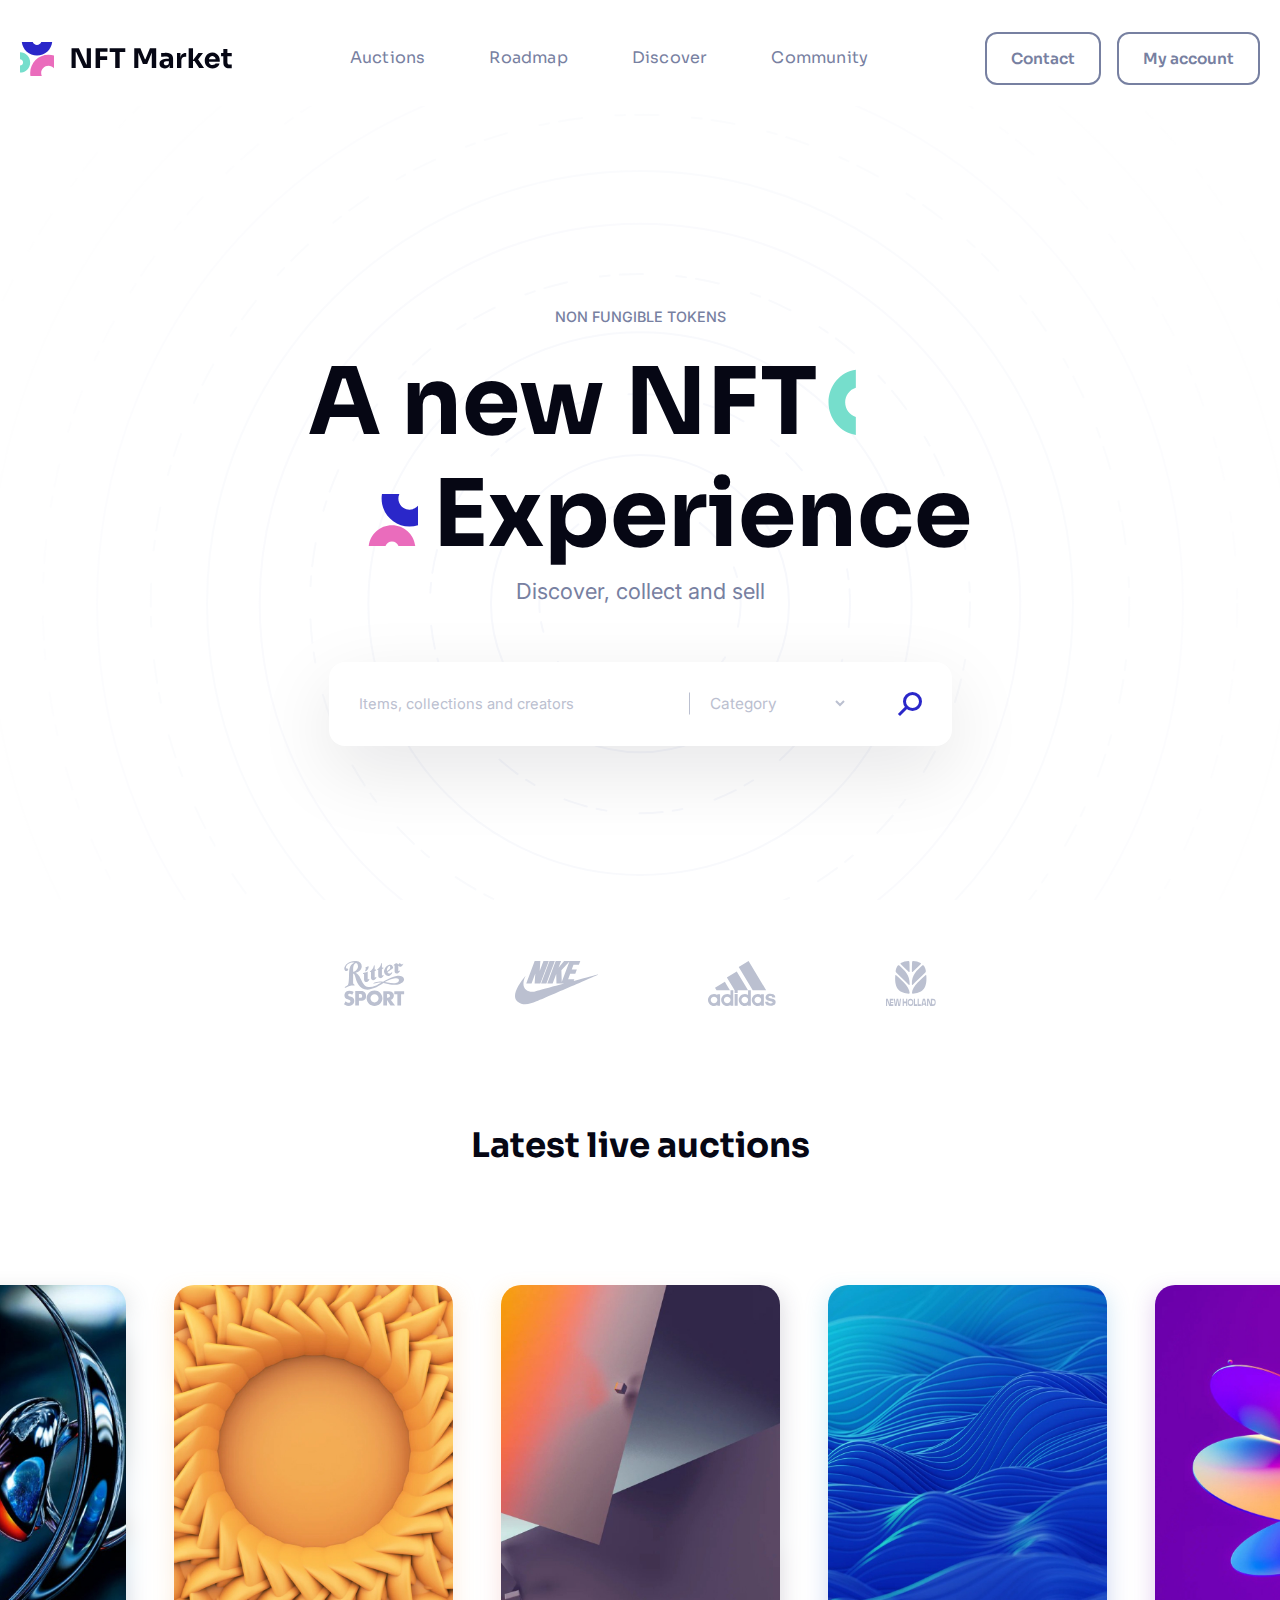
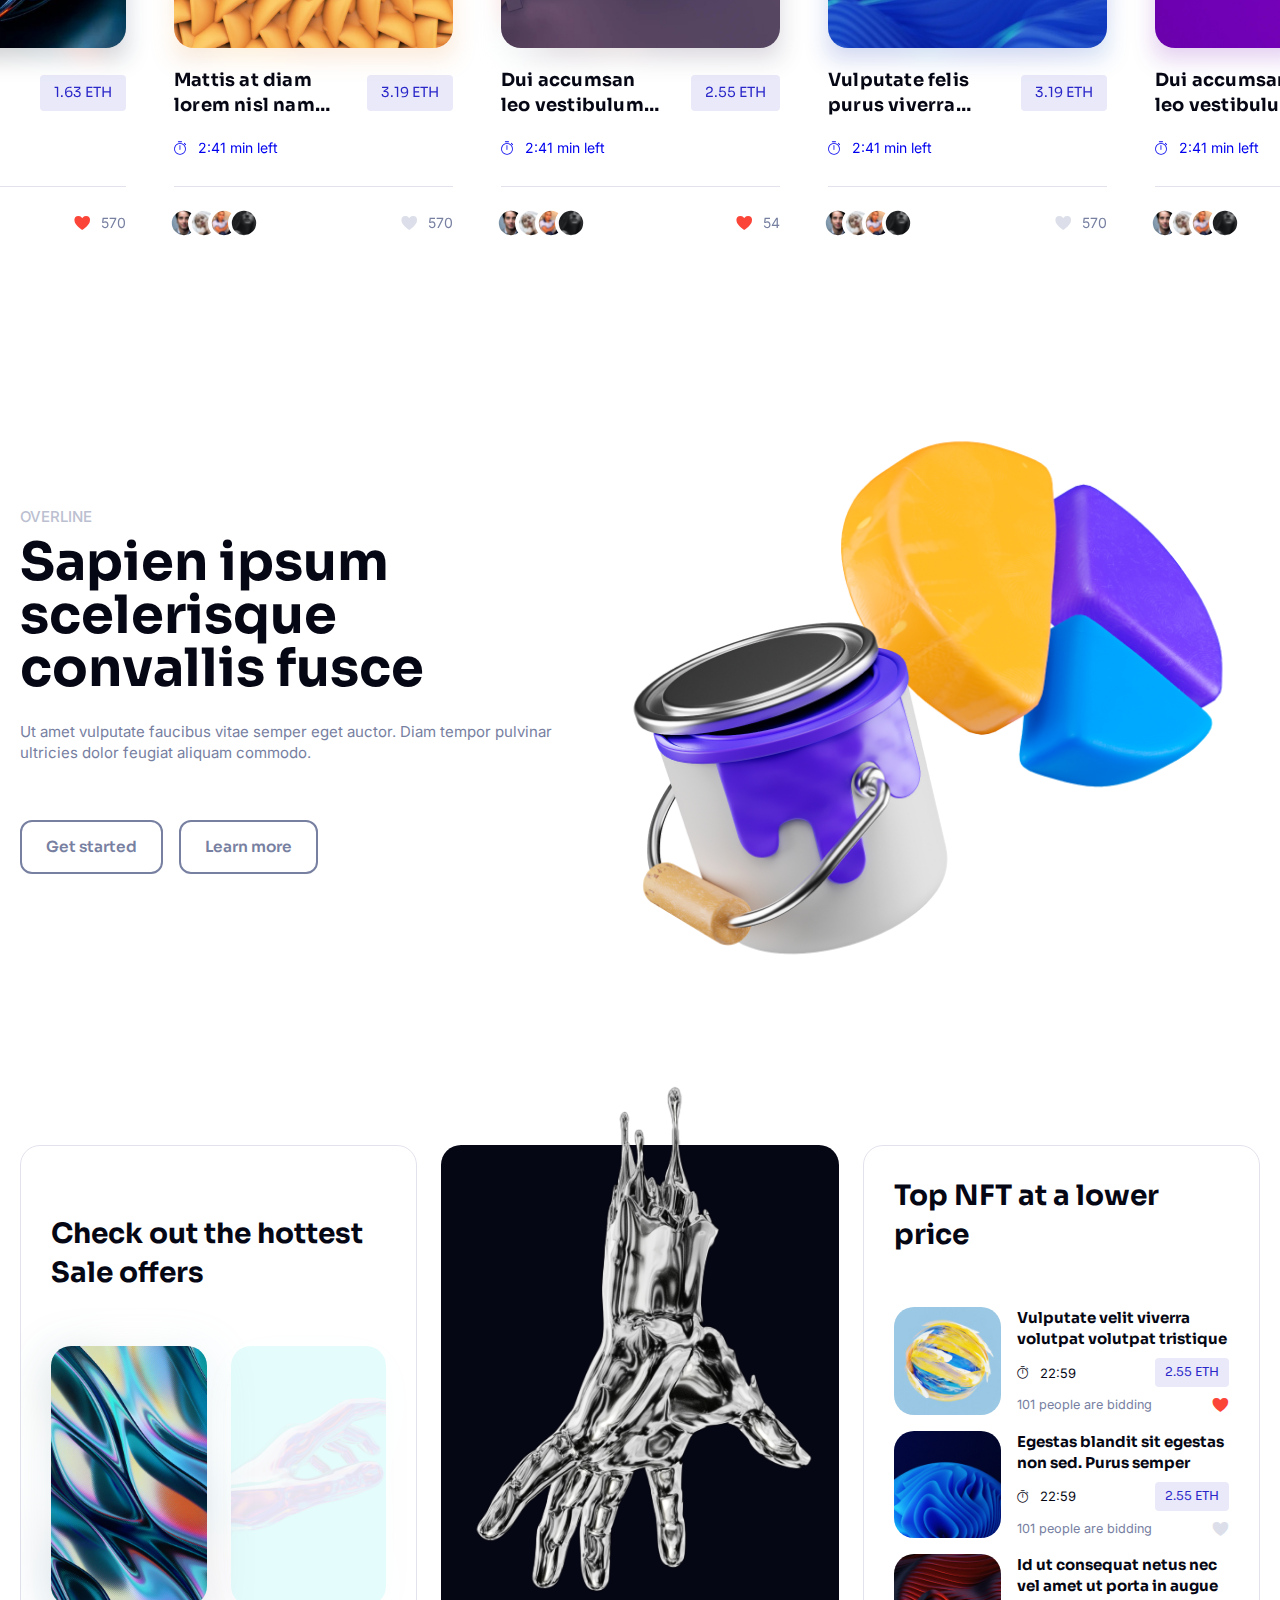
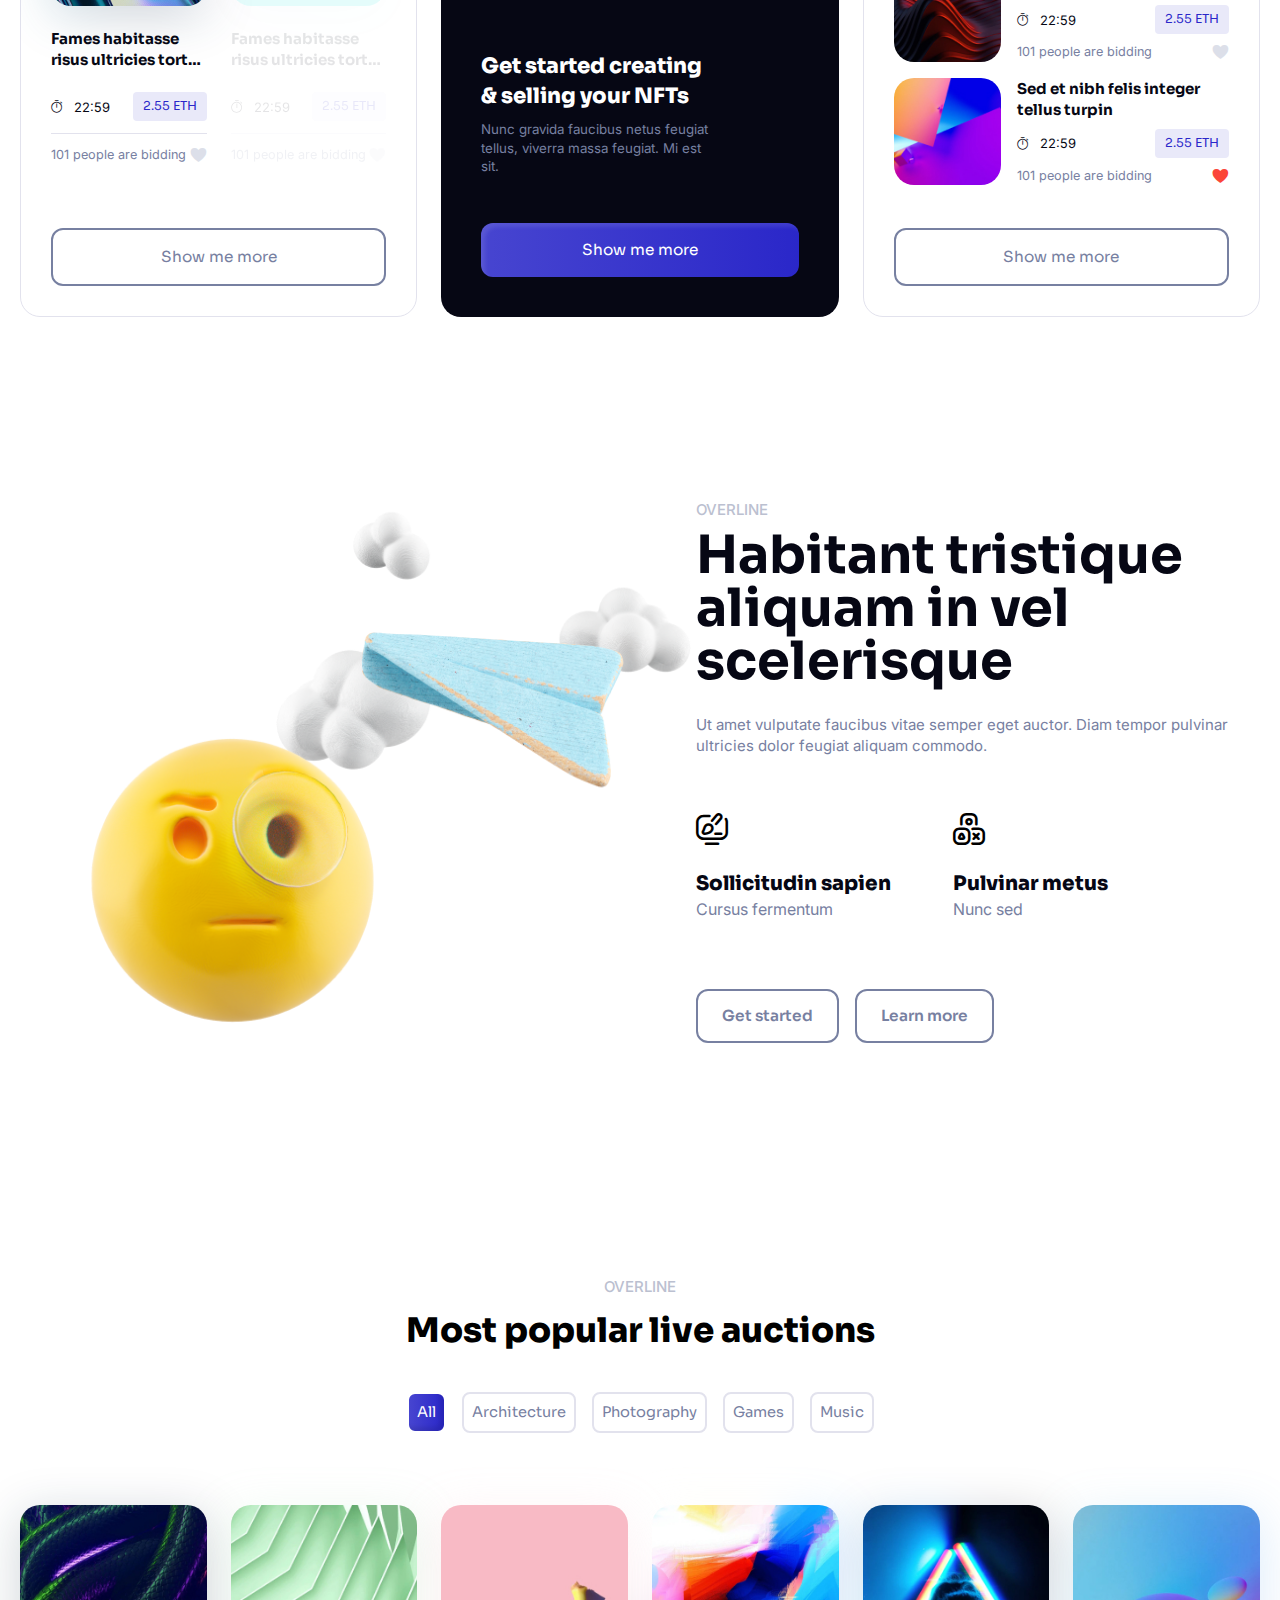
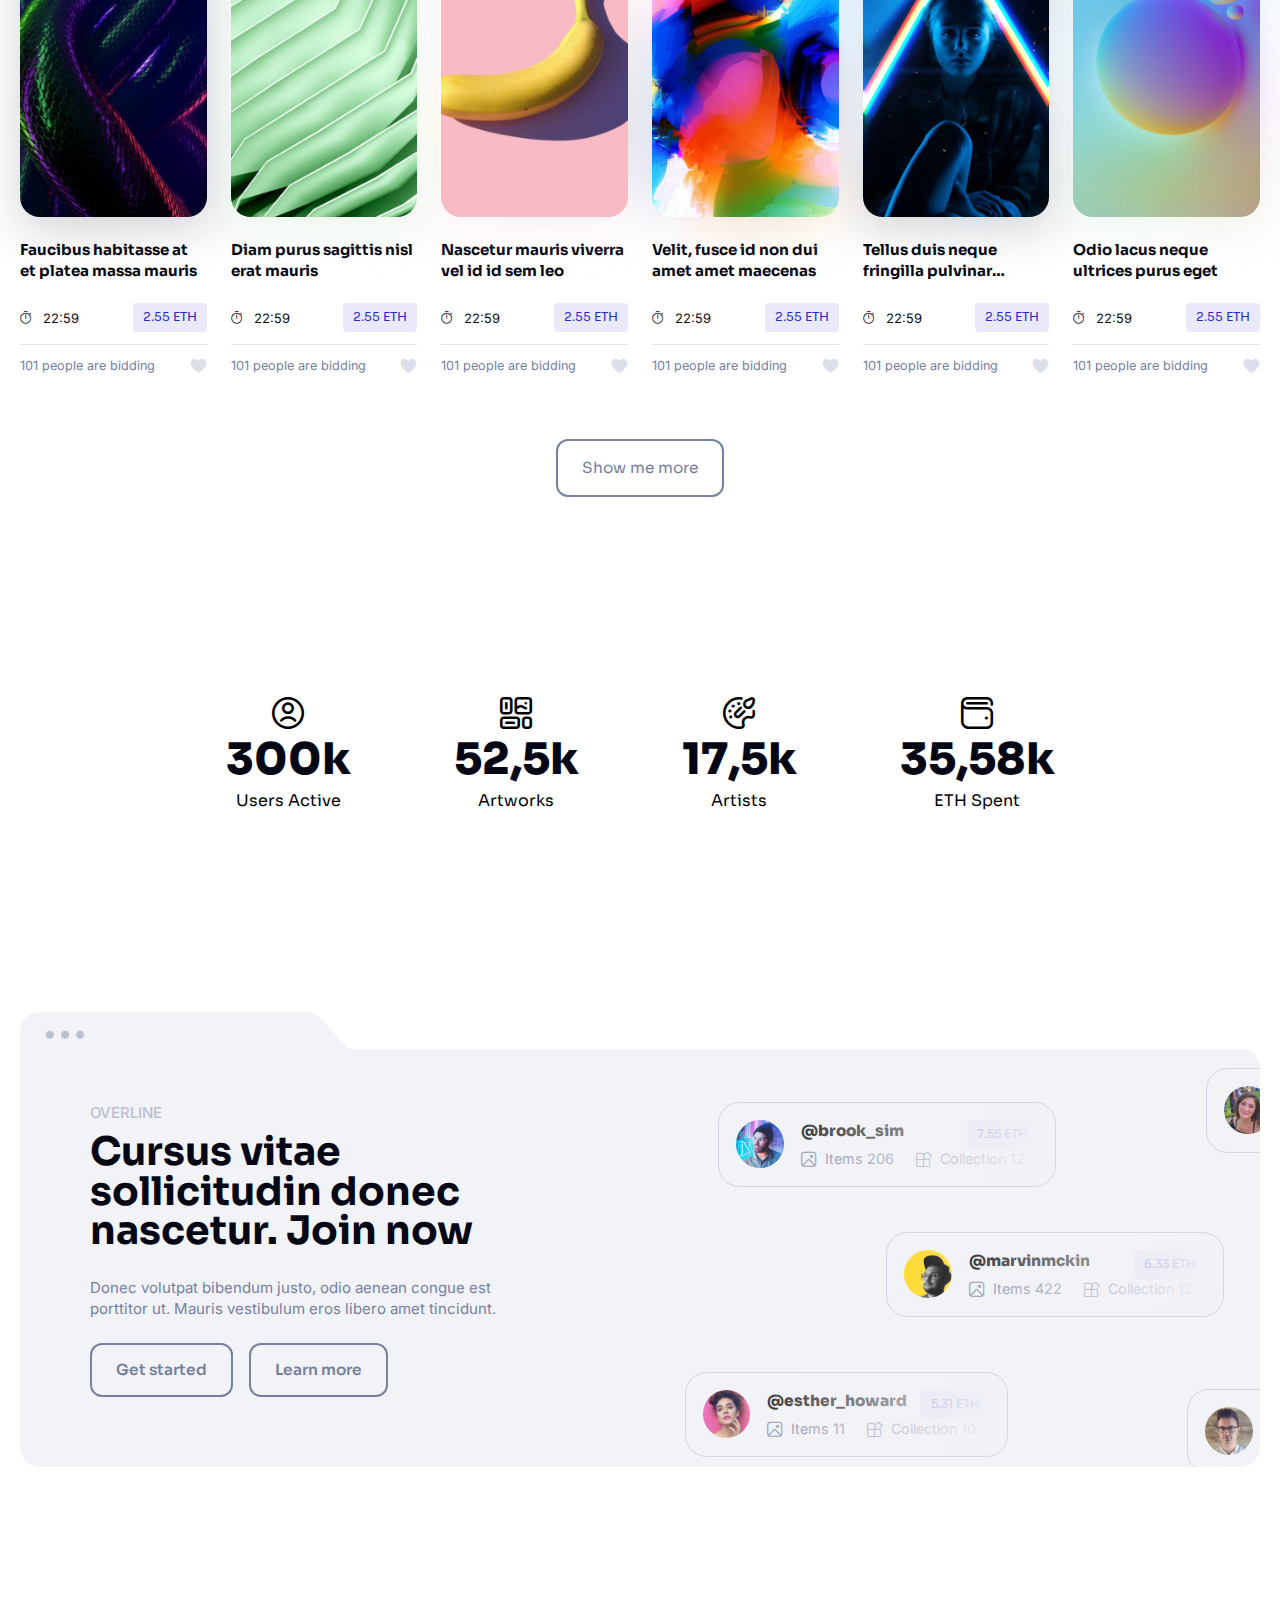
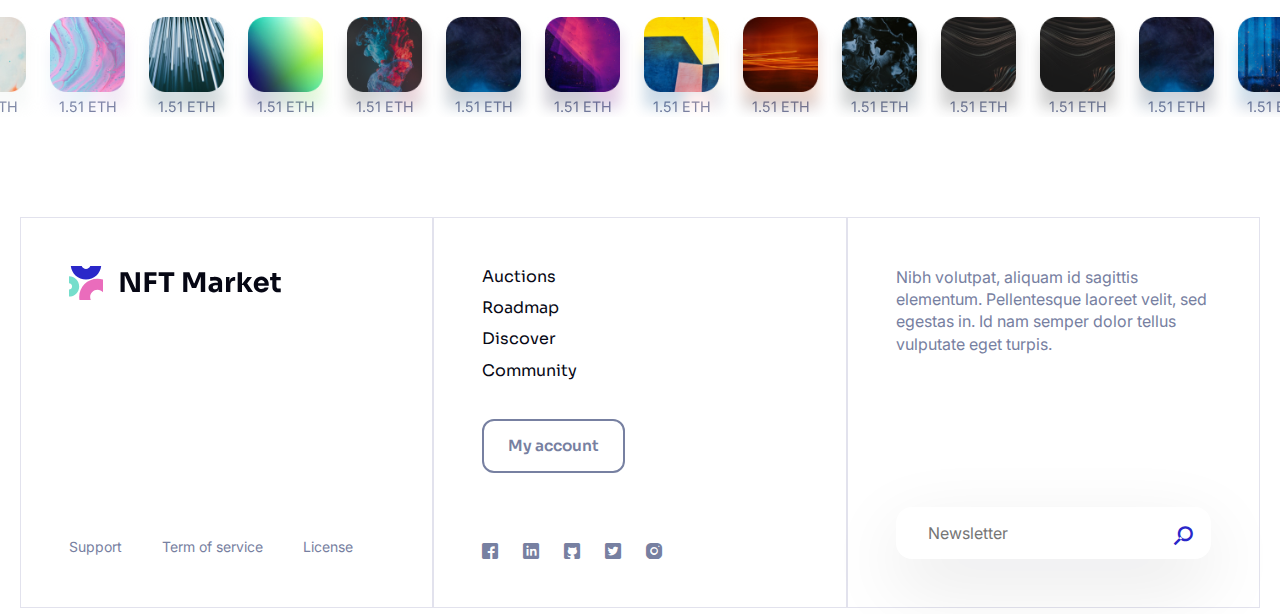
<file: index.html>
<!DOCTYPE html>
<html lang="en">
<head>
  <meta charset="UTF-8">
  <meta http-equiv="X-UA-Compatible" content="IE=edge">
  <meta name="viewport" content="width=device-width, initial-scale=1.0">
  <title>NFTMarket</title>
  <link rel="stylesheet" href="css/slick.css">
  <link rel="stylesheet" href="css/slick-theme.css">
  <link rel="stylesheet" href="css/style.min.css">
  <link rel="icon" href="img/header/favicon.ico">
  <link rel="preconnect" href="https://fonts.googleapis.com">
  <link rel="preconnect" href="https://fonts.gstatic.com" crossorigin>
  <link href="https://fonts.googleapis.com/css2?family=Inter:wght@400;500&family=Sora:wght@600&display=swap" rel="stylesheet">
</head>
<body>
  <div class="wrapper">
    <header class="header">
      <!-- <div class="square-pos">
        <div class="square-pos__item square-pos__item_pos-1">
          <div class="square-pos__picture square-pos__picture_blur-1">
            <img src="./img/header/image-1.svg" alt="picture">
          </div>
          <span class="square-pos__price">2.55 ETH</span>
        </div>
        <div class="square-pos__item square-pos__item_pos-2">
          <div class="square-pos__picture square-pos__picture_blur-2">
            <img src="./img/header/img-2.svg" alt="picture">
          </div>
          <span class="square-pos__price">2.55 ETH</span>
        </div>
        <div class="square-pos__item square-pos__item_pos-3">
          <div class="square-pos__picture square-pos__picture_blur-3">
            <img src="./img/header/img-3.svg" alt="picture">
          </div>
          <span class="square-pos__price">2.55 ETH</span>
        </div>
        <div class="square-pos__item square-pos__item_pos-4">
          <div class="square-pos__picture square-pos__picture_blur-4">
            <img src="./img/header/img-4.svg" alt="picture">
          </div>
          <span class="square-pos__price">2.55 ETH</span>
        </div>
        <div class="square-pos__item square-pos__item_pos-5">
          <div class="square-pos__picture square-pos__picture_blur-5">
            <img src="./img/header/img-5.svg" alt="picture">
          </div>
          <span class="square-pos__price">2.55 ETH</span>
        </div>
        <div class="square-pos__item square-pos__item_pos-6">
          <div class="square-pos__picture square-pos__picture_blur-6">
            <img src="./img/header/img-6.svg" alt="picture">
          </div>
          <span class="square-pos__price">2.55 ETH</span>
        </div>
      </div> -->
      <div class="container container-fluid">
        <div class="top-bar">
          <a href="./index.html" class="logo">
            <img src="./img/header/logo.svg" alt="NFT Market">
          </a>
          <nav class="menu-nav">
            <ul class="menu">
              <li class="menu__item">
                <a href="#" class="menu__link">Auctions</a>
              </li>
              <li class="menu__item">
                <a href="#" class="menu__link">Roadmap</a>
              </li>
              <li class="menu__item">
                <a href="#" class="menu__link">Discover</a>
              </li>
              <li class="menu__item">
                <a href="#" class="menu__link">Community</a>
              </li>
            </ul>
          </nav>
          <div class="common-btn common-btn_hide">
            <div class="common-btn__item">
              <a href="#" class="common-btn__link common-btn__link_bd">Contact</a>
            </div>
            <div class="common-btn__item">
              <a href="#" class="common-btn__link common-btn__link_liner">My account</a>
            </div>
          </div>
          <button type="button" class="icon-menu"><span></span></button>
        </div>
        <div class="intro">
          <h4 class="intro__text">Non Fungible Tokens</h4>
          <!-- <h1 class="intro__title"><span class="intro__new">A new NFT</span><span class="intro__exp">Experience</span></h1> -->
          <h1 class="intro__title">
            <span class="intro__new">A new NFT <img src="./img/header/semicircle.svg" alt=""></span>
            <span class="intro__exp"><img src="./img/header/semicircle-two.svg" alt="">Experience</span>
          </h1>
          <h4 class="intro__subtitle">Discover, collect and sell</h4>
        </div>
        <form action="mainForm" class="search">
          <div class="search__gruop">
            <label>
              <input type="text" class="search__input" placeholder="Items, collections and creators">
            </label>
            <select name="select" class="search__select">
              <option value="none">Category</option>
              <option value="Category1">Category1</option>
              <option value="Category2">Category2</option>
              <option value="Category3">Category3</option>
            </select>
            <button class="search__btn" type="submit">
              <img src="./img/header/search-icon.svg" alt="Search icon">
            </button>
          </div>
        </form>
        
        <div class="brands">
          <div class="brands__item">
            <img src="./img/header/ritter-sport.svg" alt="Ritter sport">
          </div>
          <div class="brands__item">
            <img src="./img/header/nike.svg" alt="Nike">
          </div>
          <div class="brands__item">
            <img src="./img/header/addidas.svg" alt="Addidas">
          </div>
          <div class="brands__item">
            <img src="./img/header/new-nolland.svg" alt="New nolland">
          </div>
        </div>
      </div>
    </header><!--/.header -->

    <section class="auctions">
      <h2 class="auctions__title">Latest live auctions</h2>
      <div class="auctions-carousel">
        <a href="./item.html" class="auctions-carousel__item">
          <div class="auctions-carousel__picture auctions-carousel__picture_blur-1">
            <img class="auctions-carousel__img" src="./img/auctions/tristique-diam.jpg" alt="Tristique diam a, enim, eros tellus. Viverra etiam">
          </div>
          <div class="auctions-carousel__content auctions-carousel__content_pad">
            <div class="auctions-carousel__title-price auctions-carousel__title-price_height">
              <h3 class="auctions-carousel__title">Dui accumsan leo vestibulum ornare eu</h3>
              <span class="auctions-carousel__price">2.55 ETH</span>
            </div>
            <span class="auctions-carousel__time _icon-time">2:41 min left</span>
            <div class="bidding-people">
              <div class="bidding-people__avatars">
                <img src="./img/auctions/01.svg" alt="">
                <img src="./img/auctions/02.svg" alt="">
                <img src="./img/auctions/03.svg" alt="">
                <img src="./img/auctions/04.svg" alt="">
              </div>
              <p class="bidding-people__text">35 people are bidding</p>
              <span class="bidding-people__counter _icon-heart _icon-heart_active">54</span>
            </div>
          </div>         
        </a>
        <a href="./item.html" class="auctions-carousel__item">
          <div class="auctions-carousel__picture auctions-carousel__picture_blur-2">
            <img class="auctions-carousel__img" src="./img/auctions/vulputate.jpg" alt="Dui accumsan leo vestibulum ornare eu">
          </div>
          <div class="auctions-carousel__content auctions-carousel__content_pad">
            <div class="auctions-carousel__title-price auctions-carousel__title-price_height">
              <h3 class="auctions-carousel__title">Vulputate felis purus viverra morbi facilisi eget</h3>
              <span class="auctions-carousel__price">3.19 ETH</span>
            </div>
            <span class="auctions-carousel__time _icon-time">2:41 min left</span>
            <div class="bidding-people">
              <div class="bidding-people__avatars">
                <img src="./img/auctions/01.svg" alt="">
                <img src="./img/auctions/02.svg" alt="">
                <img src="./img/auctions/03.svg" alt="">
                <img src="./img/auctions/04.svg" alt="">
              </div>
              <p class="bidding-people__text">35 people are bidding</p>
              <span class="bidding-people__counter _icon-heart">570</span>
            </div>
          </div>
        </a>
        <a href="./item.html" class="auctions-carousel__item">
          <div class="auctions-carousel__picture auctions-carousel__picture_blur-3">
            <img class="auctions-carousel__img" src="./img/auctions/dui-accumsan.jpg" alt="Dui accumsan leo vestibulum ornare eu">
          </div>
          <div class="auctions-carousel__content auctions-carousel__content_pad">
            <div class="auctions-carousel__title-price auctions-carousel__title-price_height">
              <h3 class="auctions-carousel__title">Dui accumsan leo vestibulum ornare eu</h3>
              <span class="auctions-carousel__price">1.11 ETH</span>
            </div>
            <span class="auctions-carousel__time _icon-time">2:41 min left</span>
            <div class="bidding-people">
              <div class="bidding-people__avatars">
                <img src="./img/auctions/01.svg" alt="">
                <img src="./img/auctions/02.svg" alt="">
                <img src="./img/auctions/03.svg" alt="">
                <img src="./img/auctions/04.svg" alt="">
              </div>
              <p class="bidding-people__text">35 people are bidding</p>
              <span class="bidding-people__counter _icon-heart _icon-heart_active">570</span>
            </div>
          </div>          
        </a>
        <a href="./item.html" class="auctions-carousel__item">
          <div class="auctions-carousel__picture auctions-carousel__picture_blur-4">
            <img class="auctions-carousel__img" src="./img/auctions/senectus-adipiscing.jpg" alt="Dui accumsan leo vestibulum ornare eu">
          </div>
          <div class="auctions-carousel__content auctions-carousel__content_pad">
            <div class="auctions-carousel__title-price auctions-carousel__title-price_height">
              <h3 class="auctions-carousel__title">Senectus adipiscing nascetur accumsan etiam</h3>
              <span class="auctions-carousel__price">1.63 ETH</span>
            </div>
            <span class="auctions-carousel__time _icon-time">2:41 min left</span>
            <div class="bidding-people">
              <div class="bidding-people__avatars">
                <img src="./img/auctions/01.svg" alt="">
                <img src="./img/auctions/02.svg" alt="">
                <img src="./img/auctions/03.svg" alt="">
                <img src="./img/auctions/04.svg" alt="">
              </div>
              <p class="bidding-people__text">35 people are bidding</p>
              <span class="bidding-people__counter _icon-heart _icon-heart_active">570</span>
            </div>
          </div>         
        </a>
        <a href="./item.html" class="auctions-carousel__item">
          <div class="auctions-carousel__picture auctions-carousel__picture_blur-5">
            <img class="auctions-carousel__img" src="./img/auctions/mattis-diam.jpg" alt="Dui accumsan leo vestibulum ornare eu">
          </div>
          <div class="auctions-carousel__content auctions-carousel__content_pad">
            <div class="auctions-carousel__title-price auctions-carousel__title-price_height">
              <h3 class="auctions-carousel__title">Mattis at diam lorem nisl nam sed sociis</h3>
              <span class="auctions-carousel__price">3.19 ETH</span>
            </div>
            <span class="auctions-carousel__time _icon-time">2:41 min left</span>
            <div class="bidding-people">
              <div class="bidding-people__avatars">
                <img src="./img/auctions/01.svg" alt="">
                <img src="./img/auctions/02.svg" alt="">
                <img src="./img/auctions/03.svg" alt="">
                <img src="./img/auctions/04.svg" alt="">
              </div>
              <p class="bidding-people__text">35 people are bidding</p>
              <span class="bidding-people__counter _icon-heart">570</span>
            </div>
          </div>         
        </a>
      </div>
    </section>
    
    <section class="sapien">
      <div class="container">
        <div class="sapien__inner">
          <div class="total-block__content total-block__content_width">
            <h4 class="total-block__over">Overline</h4>
            <h2 class="total-block__title">Sapien ipsum scelerisque convallis fusce</h2>
            <p class="total-block__text">Ut amet vulputate faucibus vitae semper eget auctor. Diam tempor pulvinar ultricies dolor feugiat aliquam commodo.</p>
            <div class="common-btn">
              <div class="common-btn__item">
                <a href="#" class="common-btn__link common-btn__link_liner">Get started</a>
              </div>
              <div class="common-btn__item">
                <a href="#" class="common-btn__link common-btn__link_bd">Learn more</a>
              </div>               
            </div>
          </div>
          <div class="sapien__picture">
            <img src="./img/sapien/sapien.png" alt="sapien">
          </div>
        </div>
      </div>
    </section>
    
    <section class="hottest-offers-nft">
      <div class="container">
        <div class="hottest-offers">
          <div class="hottest-offers__col">
            <div class="hottest-sale-offers">
              <h3 class="hottest-sale-offers__title">Check out the hottest Sale offers</h3>
              <div class="hottest-sale-offers-carous hottest-sale-offers-carous-min">
                <a href="./item.html" class="hottest-sale-offers-carous__item">
                  <div class="hottest-sale-offers-carous__picture hottest-sale-offers-carous__picture_blur-min-1">
                    <img src="./img/hottest-offers/hottest-sale-offers.jpg" alt="Hottest sale offers">
                  </div>
                  <div class="hottest-sale-offers-carous__content">
                    <h4 class="hottest-sale-offers-carous__title">Fames habitasse risus ultricies tortor sit</h4>
                    <div class="total-time-price total-time-price_divider">
                      <div class="total-time-price__time _icon-time">22:59</div>
                      <span class="total-time-price__price">2.55 ETH</span>
                    </div>
                    <div class="total-bidding-heart">
                      <div class="total-bidding-heart__text">101 people are bidding</div>
                      <i class="_icon-heart"></i>
                    </div>
                  </div>
                </a>
                <a href="./item.html" class="hottest-sale-offers-carous__item hottest-sale-offers-carous__item_opacity">
                  <div class="hottest-sale-offers-carous__picture hottest-sale-offers-carous__picture_blur-min-2">
                    <img src="./img/hottest-offers/fames-habitasesse.jpg" alt="Fames habitasesse">
                  </div>
                  <div class="hottest-sale-offers-carous__content">
                    <h4 class="hottest-sale-offers-carous__title">Fames habitasse risus ultricies tortor sit</h4>
                    <div class="total-time-price total-time-price_divider">
                      <div class="total-time-price__time _icon-time">22:59</div>
                      <span class="total-time-price__price">2.55 ETH</span>
                    </div>
                    <div class="total-bidding-heart">
                      <div class="total-bidding-heart__text">101 people are bidding</div>
                      <i class="_icon-heart"></i>
                    </div>
                  </div>                 
                </a>
                <!-- <div class="hottest-sale-offers-carous__item">
                  <div class="hottest-sale-offers-carous__picture hottest-sale-offers-carous__picture_blur-min-1">
                    <img src="./img/hottest-offers/hottest-sale-offers.jpg" alt="Hottest sale offers">
                  </div>
                  <h4 class="hottest-sale-offers-carous__title">Fames habitasse risus ultricies tortor sit</h4>
                  <div class="total-time-price total-time-price_divider">
                    <div class="total-time-price__time _icon-time">22:59</div>
                    <span class="total-time-price__price">2.55 ETH</span>
                  </div>
                  <div class="total-bidding-heart">
                    <div class="total-bidding-heart__text">101 people are bidding</div>
                    <i class="_icon-heart"></i>
                  </div>
                </div> -->
              </div>
              <div class="hottest-offers-btn">
                <a href="#" class="hottest-offers-btn__link">Show me more</a>
              </div>
            </div>
          </div>
          <div class="hottest-offers__col hottest-offers__col_show">
            <div class="get-started-creating">
              <div class="get-started-creating__content">
                <h4 class="get-started-creating__title">Get started creating & selling your NFTs</h4>
                <p class="get-started-creating__text">
                  Nunc gravida faucibus netus feugiat tellus, viverra massa   feugiat. Mi est sit.
                </p>
                <div class="hottest-offers-btn hottest-offers-btn_bg">
                  <a href="#" class="hottest-offers-btn__link">Show me more</a>
                </div>
              </div>
            </div>
          </div>
          <div class="hottest-offers__col">
            <div class="hottest-sale-offers">
              <h3 class="hottest-sale-offers__title">Top NFT at a lower price</h3>
              <!-- <div class="hottest-sale-offers-carous"> -->
                <div class="top-nft">
                <div class="top-nft__item">
                  <div class="top-nft__picture">
                    <img src="./img/hottest-offers/vulputate-velit-viverra.jpg" alt="Vulputate velit viverra volutpat volutpat tristique">
                  </div>
                  <div class="top-nft__content">
                    <h4 class="top-nft__title">Vulputate velit viverra volutpat volutpat tristique</h4>
                    <div class="total-time-price total-time-price_mb">
                      <div class="total-time-price__time _icon-time">22:59</div>
                      <span class="total-time-price__price">2.55 ETH</span>
                    </div>
                    <div class="total-bidding-heart">
                      <div class="total-bidding-heart__text">101 people are bidding</div>
                      <i class="_icon-heart _icon-heart_active"></i>
                    </div>
                  </div>
                </div>
                <div class="top-nft__item">
                  <div class="top-nft__picture">
                    <img src="./img/hottest-offers/egestas-blandit.jpg" alt="Egestas blandit sit egestas non sed. Purus semper">
                  </div>
                  <div class="top-nft__content">
                    <h4 class="top-nft__title">Egestas blandit sit egestas non sed. Purus semper</h4>
                    <div class="total-time-price total-time-price_mb">
                      <div class="total-time-price__time _icon-time">22:59</div>
                      <span class="total-time-price__price">2.55 ETH</span>
                    </div>
                    <div class="total-bidding-heart">
                      <div class="total-bidding-heart__text">101 people are bidding</div>
                      <i class="_icon-heart"></i>
                    </div>
                  </div>
                </div>
                <div class="top-nft__item">
                  <div class="top-nft__picture">
                    <img src="./img/hottest-offers/porta-augue.jpg" alt="Id ut consequat netus nec vel amet ut porta in augue">
                  </div>
                  <div class="top-nft__content">
                    <h4 class="top-nft__title">Id ut consequat netus nec vel amet ut porta in augue</h4>
                    <div class="total-time-price total-time-price_mb">
                      <div class="total-time-price__time _icon-time">22:59</div>
                      <span class="total-time-price__price">2.55 ETH</span>
                    </div>
                    <div class="total-bidding-heart">
                      <div class="total-bidding-heart__text">101 people are bidding</div>
                      <i class="_icon-heart"></i>
                    </div>
                  </div>
                </div>
                <div class="top-nft__item">
                  <div class="top-nft__picture">
                    <img src="./img/hottest-offers/nibh-felis.jpg" alt="Sed et nibh felis integer tellus turpin">
                  </div>
                  <div class="top-nft__content">
                    <h4 class="top-nft__title">Sed et nibh felis integer tellus turpin</h4>
                    <div class="total-time-price total-time-price_mb">
                      <div class="total-time-price__time _icon-time">22:59</div>
                      <span class="total-time-price__price">2.55 ETH</span>
                    </div>
                    <div class="total-bidding-heart">
                      <div class="total-bidding-heart__text">101 people are bidding</div>
                      <i class="_icon-heart _icon-heart_active"></i>
                    </div>
                  </div>
                </div>
                </div>
              <!-- </div> -->
              <div class="hottest-offers-btn hottest-offers-btn_mt">
                <a href="#" class="hottest-offers-btn__link">Show me more</a>
              </div>
            </div>
          </div>
        </div>
      </div>
    </section>

    <section class="habitant-tristique-scelerisque">
      <div class="container">
        <div class="tristique-scelerisque">
          <div class="tristique-scelerisque__picture">
            <img src="./img/tristique-scelerisque/tristique-scelerisque.png" alt="Habitant tristique aliquam in vel scelerisque">
          </div>
          <div class="total-block__content total-block__content_width">
            <h4 class="total-block__over">Overline</h4>
            <h2 class="total-block__title">Habitant tristique aliquam in vel scelerisque</h2>
            <p class="total-block__text">
              Ut amet vulputate faucibus vitae semper eget auctor. Diam tempor pulvinar ultricies dolor feugiat aliquam commodo.
            </p>
            <div class="common-icon-text">
              <div class="common-icon-text__item">
                <i class="common-icon-text__icon _icon-write"></i>
                <h4 class="common-icon-text__title">Sollicitudin sapien</h4>
                <p class="common-icon-text__text">Cursus fermentum</p>
              </div>
              <div class="common-icon-text__item">
                <i class="common-icon-text__icon _icon-figures"></i>
                <h4 class="common-icon-text__title">Pulvinar metus</h4>
                <p class="common-icon-text__text">Nunc sed</p>
              </div>
            </div>
            <div class="common-btn">
              <div class="common-btn__item">
                <a href="#" class="common-btn__link common-btn__link_liner">Get started</a>
              </div>
              <div class="common-btn__item">
                <a href="#" class="common-btn__link common-btn__link_bd">Learn more</a>
              </div>               
            </div>
          </div>
        </div>
      </div>
    </section> 

    <section class="popular-auctions">
      <div class="container">
        <div class="popular-auctions__inner">
          <h4 class="popular-auctions__over">Overline</h4>
        <div class="popular-auctions__title">Most popular live auctions</div>
        <ul class="popular-auctions-menu">
          <li class="popular-auctions-menu__item popular-auctions-menu__item_active" data-class="all">All</li>
          <li class="popular-auctions-menu__item" data-class="1">Architecture</li>
          <li class="popular-auctions-menu__item" data-class="2">Photography</li>
          <li class="popular-auctions-menu__item" data-class="3">Games</li>
          <li class="popular-auctions-menu__item" data-class="4">Music</li>
        </ul>
        <div class="hottest-sale-offers-carous hottest-sale-offers-carous_pa">
          <a href="./item.html" class="hottest-sale-offers-carous__item"  data-class="1">
            <div class="hottest-sale-offers-carous__picture hottest-sale-offers-carous__picture_blur-pop-1">
              <img src="./img/popular-auctions/faucibus-habitasse.jpg" alt="Faucibus habitasse at et platea massa mauris">
            </div>
            <div class="hottest-sale-offers-carous__content">
              <h4 class="hottest-sale-offers-carous__title">Faucibus habitasse at et platea massa mauris</h4>
              <div class="total-time-price total-time-price_divider">
                <div class="total-time-price__time _icon-time">22:59</div>
                <span class="total-time-price__price">2.55 ETH</span>
              </div>
              <div class="total-bidding-heart">
                <div class="total-bidding-heart__text">101 people are bidding</div>
                <i class="_icon-heart"></i>
              </div>
            </div>           
          </a>
          <a href="./item.html" class="hottest-sale-offers-carous__item"  data-class="2">
            <div class="hottest-sale-offers-carous__picture hottest-sale-offers-carous__picture_blur-pop-2">
              <img src="./img/popular-auctions/diam-purus-sagittis.jpg" alt="Diam purus sagittis nisl erat mauris">
            </div>
            <div class="hottest-sale-offers-carous__content">
              <h4 class="hottest-sale-offers-carous__title">Diam purus sagittis nisl erat mauris</h4>
              <div class="total-time-price total-time-price_divider">
                <div class="total-time-price__time _icon-time">22:59</div>
                <span class="total-time-price__price">2.55 ETH</span>
              </div>
              <div class="total-bidding-heart">
                <div class="total-bidding-heart__text">101 people are bidding</div>
                <i class="_icon-heart"></i>
              </div>
            </div>           
          </a>
          <a href="./item.html" class="hottest-sale-offers-carous__item"  data-class="4">
            <div class="hottest-sale-offers-carous__picture hottest-sale-offers-carous__picture_blur-pop-3">
              <img src="./img/popular-auctions/nascetur-mauris-viverra.jpg" alt="Nascetur mauris viverra vel id id sem leo">
            </div>
            <div class="hottest-sale-offers-carous__content">
              <h4 class="hottest-sale-offers-carous__title">Nascetur mauris viverra vel id id sem leo</h4>
              <div class="total-time-price total-time-price_divider">
                <div class="total-time-price__time _icon-time">22:59</div>
                <span class="total-time-price__price">2.55 ETH</span>
              </div>
              <div class="total-bidding-heart">
                <div class="total-bidding-heart__text">101 people are bidding</div>
                <i class="_icon-heart"></i>
              </div>
            </div>           
          </a>
          <a href="./item.html" class="hottest-sale-offers-carous__item"  data-class="3">
            <div class="hottest-sale-offers-carous__picture hottest-sale-offers-carous__picture_blur-pop-4">
              <img src="./img/popular-auctions/amet-maecenas.jpg" alt="Velit, fusce id non dui amet amet maecenas">
            </div>
            <div class="hottest-sale-offers-carous__content">
              <h4 class="hottest-sale-offers-carous__title">Velit, fusce id non dui amet amet maecenas</h4>
              <div class="total-time-price total-time-price_divider">
                <div class="total-time-price__time _icon-time">22:59</div>
                <span class="total-time-price__price">2.55 ETH</span>
              </div>
              <div class="total-bidding-heart">
                <div class="total-bidding-heart__text">101 people are bidding</div>
                <i class="_icon-heart"></i>
              </div>
            </div>          
          </a>
          <a href="./item.html" class="hottest-sale-offers-carous__item"  data-class="2">
            <div class="hottest-sale-offers-carous__picture hottest-sale-offers-carous__picture_blur-pop-5">
              <img src="./img//popular-auctions/tellus-duis-neque.jpg" alt="Tellus duis neque fringilla pulvinar gravida">
            </div>
            <div class="hottest-sale-offers-carous__content">
              <h4 class="hottest-sale-offers-carous__title">Tellus duis neque fringilla pulvinar gravida</h4>
              <div class="total-time-price total-time-price_divider">
                <div class="total-time-price__time _icon-time">22:59</div>
                <span class="total-time-price__price">2.55 ETH</span>
              </div>
              <div class="total-bidding-heart">
                <div class="total-bidding-heart__text">101 people are bidding</div>
                <i class="_icon-heart"></i>
              </div>
            </div>           
          </a>
          <a href="./item.html" class="hottest-sale-offers-carous__item"  data-class="1">
            <div class="hottest-sale-offers-carous__picture hottest-sale-offers-carous__picture_blur-pop-6">
              <img src="./img/popular-auctions/odio-lacus-neque.jpg" alt="Odio lacus neque ultrices purus eget">
            </div>
            <div class="hottest-sale-offers-carous__content">
              <h4 class="hottest-sale-offers-carous__title">Odio lacus neque ultrices purus eget</h4>
              <div class="total-time-price total-time-price_divider">
                <div class="total-time-price__time _icon-time">22:59</div>
                <span class="total-time-price__price">2.55 ETH</span>
              </div>
              <div class="total-bidding-heart">
                <div class="total-bidding-heart__text">101 people are bidding</div>
                <i class="_icon-heart"></i>
              </div>
            </div>          
          </a>
        </div>
        <div class="hottest-offers-btn">
          <a href="#" class="hottest-offers-btn__link hottest-offers-btn__link_pad">Show me more</a>
        </div>
        </div>
      </div>
    </section>

    <section class="detail-count">
      <div class="container">
        <div class="detail-numb">
          <div class="detail-numb__item">
            <i class="detail-numb__icon _icon-user"></i>
            <span data-digits-counter class="detail-numb__numb">300k</span>
            <p class="detail-numb__text">Users Active</p>
          </div>
          <div class="detail-numb__item">
            <i class="detail-numb__icon _icon-artworks"></i>
            <span data-digits-counter class="detail-numb__numb">52,5k</span>
            <p class="detail-numb__text">Artworks</p>
          </div>
          <div class="detail-numb__item">
            <i class="detail-numb__icon _icon-artists"></i>
            <span data-digits-counter class="detail-numb__numb">17,5k</span>
            <p class="detail-numb__text">Artists</p>
          </div>
          <div class="detail-numb__item">
            <i class="detail-numb__icon _icon-eth-spent"></i>
            <span data-digits-counter class="detail-numb__numb">35,58k</span>
            <p class="detail-numb__text">ETH Spent</p>
          </div>
        </div>
      </div>
    </section>

    <section class="join-now">
      <div class="container">
        <div class="join-now-col">
          <div class="join-now-col__item">
            <div class="total-block__content total-block__content_width-jn">
              <h4 class="total-block__over">Overline</h4>
              <h2 class="total-block__title total-block__title_fz">Cursus vitae sollicitudin donec nascetur. Join now</h2>
              <p class="total-block__text total-block__text_jn">
                Donec volutpat bibendum justo, odio aenean congue est porttitor ut. Mauris vestibulum eros libero amet tincidunt.
              </p>
              <div class="common-btn">
                <div class="common-btn__item">
                  <a href="#" class="common-btn__link common-btn__link_liner">Get started</a>
                </div>
                <div class="common-btn__item">
                  <a href="#" class="common-btn__link common-btn__link_bd">Learn more</a>
                </div>               
              </div>
            </div>
          </div>
          <div class="join-now-col__item">
            <div class="users">
              <div class="user user_pos-1">
                <div class="user__avatar">
                  <img src="./img/join-now/jonh-smit.svg" alt="Jonh Smit">
                </div>
                <div class="user__content">
                  <div class="user__title-price">
                    <h5 class="user__title">@brook_sim</h5>
                    <span class="user__price">7.55 ETH</span>
                  </div>
                  <div class="user__items-conect">
                    <div class="user__item">
                      <i class="user__icon _icon-picture"></i>
                      <span class="user__text">Items 206</span>
                    </div>
                    <div class="user__item">
                      <i class="user__icon _icon-collection"></i>
                      <span class="user__text">Collection 12</span>
                    </div>
                  </div>
                </div>               
              </div>
              <div class="user user_pos-2">
                <div class="user__avatar">
                  <img src="./img/join-now/liza.svg" alt="Jonh Smit">
                </div>
                <div class="user__content">
                  <div class="user__title-price">
                    <h5 class="user__title">@brook_sim</h5>
                    <span class="user__price">3.90 ETH</span>
                  </div>
                  <div class="user__items-conect">
                    <div class="user__item">
                      <i class="user__icon _icon-picture"></i>
                      <span class="user__text">Items 222</span>
                    </div>
                    <div class="user__item">
                      <i class="user__icon _icon-collection"></i>
                      <span class="user__text">Collection 12</span>
                    </div>
                  </div>
                </div>               
              </div>
              <div class="user user_pos-3">
                <div class="user__avatar">
                  <img src="./img/join-now/jeck.svg" alt="Jeck">
                </div>
                <div class="user__content">
                  <div class="user__title-price">
                    <h5 class="user__title">@marvinmckin</h5>
                    <span class="user__price">6.33 ETH</span>
                  </div>
                  <div class="user__items-conect">
                    <div class="user__item">
                      <i class="user__icon _icon-picture"></i>
                      <span class="user__text">Items 422</span>
                    </div>
                    <div class="user__item">
                      <i class="user__icon _icon-collection"></i>
                      <span class="user__text">Collection 12</span>
                    </div>
                  </div>
                </div>               
              </div>
              <div class="user user_pos-4">
                <div class="user__avatar">
                  <img src="./img/join-now/elena.svg" alt="Elena">
                </div>
                <div class="user__content">
                  <div class="user__title-price">
                    <h5 class="user__title">@esther_howard</h5>
                    <span class="user__price">5.31 ETH</span>
                  </div>
                  <div class="user__items-conect">
                    <div class="user__item">
                      <i class="user__icon _icon-picture"></i>
                      <span class="user__text">Items 11</span>
                    </div>
                    <div class="user__item">
                      <i class="user__icon _icon-collection"></i>
                      <span class="user__text">Collection 10</span>
                    </div>
                  </div>
                </div>               
              </div>
              <div class="user user_pos-5">
                <div class="user__avatar">
                  <img src="./img/join-now/cuper.svg" alt="Cuper">
                </div>
                <div class="user__content">
                  <div class="user__title-price">
                    <h5 class="user__title">@brook_sim</h5>
                    <span class="user__price">4.78 ETH</span>
                  </div>
                  <div class="user__items-conect">
                    <div class="user__item">
                      <i class="user__icon _icon-picture"></i>
                      <span class="user__text">Items 24</span>
                    </div>
                    <div class="user__item">
                      <i class="user__icon _icon-collection"></i>
                      <span class="user__text">Collection 10</span>
                    </div>
                  </div>
                </div>               
              </div>
            </div>
          </div>
        </div>
      </div>
    </section>

    <section class="pictur-mini">
      <div class="pictur-mini-carous">
        <div class="pictur-mini-carous__item">
          <div class="pictur-mini-carous__picture pictur-mini-carous__picture_blur-pic-0">
            <img src="./img/pictur-mini-carous/pictur-mini-0.jpg" alt="pictur mini carous">
          </div>
          <span class="pictur-mini-carous__price">1.51 ETH</span>
        </div>
        <div class="pictur-mini-carous__item">
          <div class="pictur-mini-carous__picture pictur-mini-carous__picture_blur-pic-1">
            <img src="./img/pictur-mini-carous/pictur-mini-1.jpg" alt="pictur mini carous">
          </div>
          <span class="pictur-mini-carous__price">1.51 ETH</span>
        </div>
        <div class="pictur-mini-carous__item">
          <div class="pictur-mini-carous__picture pictur-mini-carous__picture_blur-pic-2">
            <img src="./img/pictur-mini-carous/pictur-mini-2.jpg" alt="pictur mini carous">
          </div>
          <span class="pictur-mini-carous__price">1.51 ETH</span>
        </div>
        <div class="pictur-mini-carous__item">
          <div class="pictur-mini-carous__picture pictur-mini-carous__picture_blur-pic-3">
            <img src="./img/pictur-mini-carous/pictur-mini-3.jpg" alt="pictur mini carous">
          </div>
          <span class="pictur-mini-carous__price">1.51 ETH</span>
        </div>
        <div class="pictur-mini-carous__item">
          <div class="pictur-mini-carous__picture pictur-mini-carous__picture_blur-pic-4">
            <img src="./img/pictur-mini-carous/pictur-mini-4.jpg" alt="pictur mini carous">
          </div>
          <span class="pictur-mini-carous__price">1.51 ETH</span>
        </div>
        <div class="pictur-mini-carous__item">
          <div class="pictur-mini-carous__picture pictur-mini-carous__picture_blur-pic-5">
            <img src="./img/pictur-mini-carous/pictur-mini-5.jpg" alt="pictur mini carous">
          </div>
          <span class="pictur-mini-carous__price">1.51 ETH</span>
        </div>
        <div class="pictur-mini-carous__item">
          <div class="pictur-mini-carous__picture pictur-mini-carous__picture_blur-pic-6">
            <img src="./img/pictur-mini-carous/pictur-mini-6.jpg" alt="pictur mini carous">
          </div>
          <span class="pictur-mini-carous__price">1.51 ETH</span>
        </div>
        <div class="pictur-mini-carous__item">
          <div class="pictur-mini-carous__picture pictur-mini-carous__picture_blur-pic-7">
            <img src="./img/pictur-mini-carous/pictur-mini-7.jpg" alt="pictur mini carous">
          </div>
          <span class="pictur-mini-carous__price">1.51 ETH</span>
        </div>
        <div class="pictur-mini-carous__item">
          <div class="pictur-mini-carous__picture pictur-mini-carous__picture_blur-pic-8">
            <img src="./img/pictur-mini-carous/pictur-mini-8.jpg" alt="pictur mini carous">
          </div>
          <span class="pictur-mini-carous__price">1.51 ETH</span>
        </div>
        <div class="pictur-mini-carous__item">
          <div class="pictur-mini-carous__picture pictur-mini-carous__picture_blur-pic-9">
            <img src="./img/pictur-mini-carous/pictur-mini-9.jpg" alt="pictur mini carous">
          </div>
          <span class="pictur-mini-carous__price">1.51 ETH</span>
        </div>
        <div class="pictur-mini-carous__item">
          <div class="pictur-mini-carous__picture pictur-mini-carous__picture_blur-pic-10">
            <img src="./img/pictur-mini-carous/pictur-mini-10.jpg" alt="pictur mini carous">
          </div>
          <span class="pictur-mini-carous__price">1.51 ETH</span>
        </div>
        <div class="pictur-mini-carous__item">
          <div class="pictur-mini-carous__picture pictur-mini-carous__picture_blur-pic-11">
            <img src="./img/pictur-mini-carous/pictur-mini-11.jpg" alt="pictur mini carous">
          </div>
          <span class="pictur-mini-carous__price">1.51 ETH</span>
        </div>
        <div class="pictur-mini-carous__item">
          <div class="pictur-mini-carous__picture pictur-mini-carous__picture_blur-pic-12">
            <img src="./img/pictur-mini-carous/pictur-mini-12.jpg" alt="pictur mini carous">
          </div>
          <span class="pictur-mini-carous__price">1.51 ETH</span>
        </div>
        <div class="pictur-mini-carous__item">
          <div class="pictur-mini-carous__picture pictur-mini-carous__picture_blur-pic-13">
            <img src="./img/pictur-mini-carous/pictur-mini-13.jpg" alt="pictur mini carous">
          </div>
          <span class="pictur-mini-carous__price">1.51 ETH</span>
        </div>
        <div class="pictur-mini-carous__item">
          <div class="pictur-mini-carous__picture pictur-mini-carous__picture_blur-pic-14">
            <img src="./img/pictur-mini-carous/pictur-mini-14.jpg" alt="pictur mini carous">
          </div>
          <span class="pictur-mini-carous__price">1.51 ETH</span>
        </div>
        <div class="pictur-mini-carous__item">
          <div class="pictur-mini-carous__picture pictur-mini-carous__picture_blur-pic-15">
            <img src="./img/pictur-mini-carous/pictur-mini-15.jpg" alt="pictur mini carous">
          </div>
          <span class="pictur-mini-carous__price">1.51 ETH</span>
        </div>
        <div class="pictur-mini-carous__item">
          <div class="pictur-mini-carous__picture pictur-mini-carous__picture_blur-pic-16">
            <img src="./img/pictur-mini-carous/pictur-mini-16.jpg" alt="pictur mini carous">
          </div>
          <span class="pictur-mini-carous__price">1.51 ETH</span>
        </div>
        <div class="pictur-mini-carous__item">
          <div class="pictur-mini-carous__picture pictur-mini-carous__picture_blur-pic-17">
            <img src="./img/pictur-mini-carous/pictur-mini-17.jpg" alt="pictur mini carous">
          </div>
          <span class="pictur-mini-carous__price">1.51 ETH</span>
        </div>
        <div class="pictur-mini-carous__item">
          <div class="pictur-mini-carous__picture pictur-mini-carous__picture_blur-pic-18">
            <img src="./img/pictur-mini-carous/pictur-mini-18.jpg" alt="pictur mini carous">
          </div>
          <span class="pictur-mini-carous__price">1.51 ETH</span>
        </div>
      </div>
    </section>

    <footer class="footer">
      <div class="container">
        <div class="footer-col">
          <div class="footer-col__item">
            <div class="logo">
              <img src="./img/header/logo.svg" alt="NFT Market">
            </div>
            <ul class="footer-support">
              <li class="footer-support__item">
                <a href="#" class="footer-support__link">Support</a>
              </li>
              <li class="footer-support__item">
                <a href="#" class="footer-support__link">Term of service</a>
              </li>
              <li class="footer-support__item">
                <a href="#" class="footer-support__link">License</a>
              </li>
            </ul>
          </div>
          <div class="footer-col__item">
            <ul class="footer-menu">
              <li class="footer-menu__item">
                <a href="#" class="footer-menu__link">Auctions</a>
              </li>
              <li class="footer-menu__item">
                <a href="#" class="footer-menu__link">Roadmap</a>
              </li>
              <li class="footer-menu__item">
                <a href="#" class="footer-menu__link">Discover</a>
              </li>
              <li class="footer-menu__item">
                <a href="#" class="footer-menu__link">Community</a>
              </li>
            </ul>
            <div class="common-btn__item">
              <a href="#" class="common-btn__link common-btn__link_liner">My account</a>
            </div>
            <div class="social">
              <a href="#" class="social__link">
                <i class="social__icon _icon-facebook"></i>
              </a>
              <a href="#" class="social__link">
                <i class="social__icon _icon-linkedIn"></i>
              </a>
              <a href="#" class="social__link">
                <i class="social__icon _icon-github"></i>
              </a>
              <a href="#" class="social__link">
                <i class="social__icon _icon-twitter"></i>
              </a>
              <a href="#" class="social__link">
                <i class="social__icon _icon-insagram"></i>
              </a>
            </div>
          </div>
          <div class="footer-col__item">
            <p class="footer-col__text">
              Nibh volutpat, aliquam id sagittis elementum. Pellentesque laoreet velit, sed egestas in. Id nam semper dolor tellus vulputate eget turpis. 
            </p>
            <form action="#" class="footer-news">
              <input type="text" name="email" placeholder="Newsletter" class="footer-news__input">
              <button type="submit" class="footer-news__btn _icon-search"></button>
            </form>
          </div>
        </div>
      </div>
    </footer>
  </div><!--/.wrapper -->

  <script src="./js/jquery-3.6.0.min.js"></script>
  <script src="./js/slick.min.js"></script>
  <script src="./js/main-slick.js"></script>
  <script src="./js/main-counter.js"></script>
  <script src="./js/main-filter.js"></script>
</body>
</html>
</file>
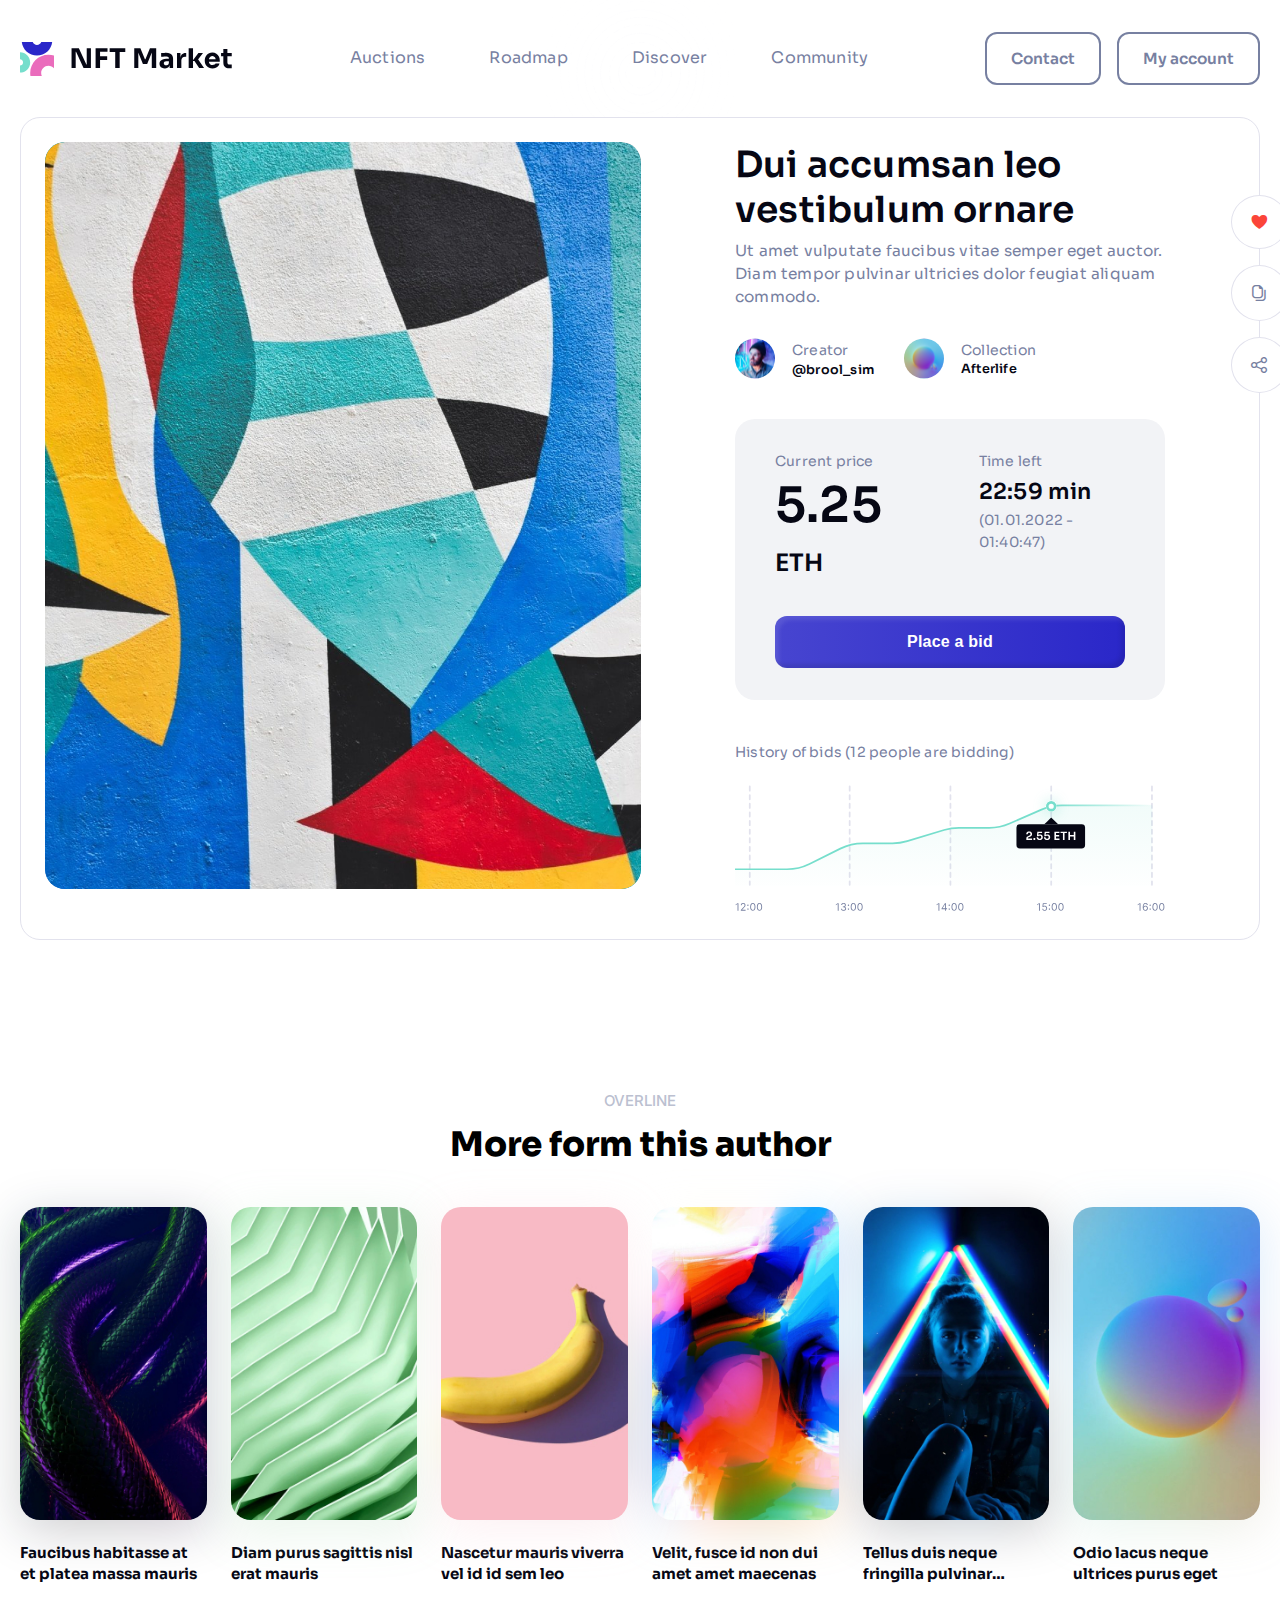
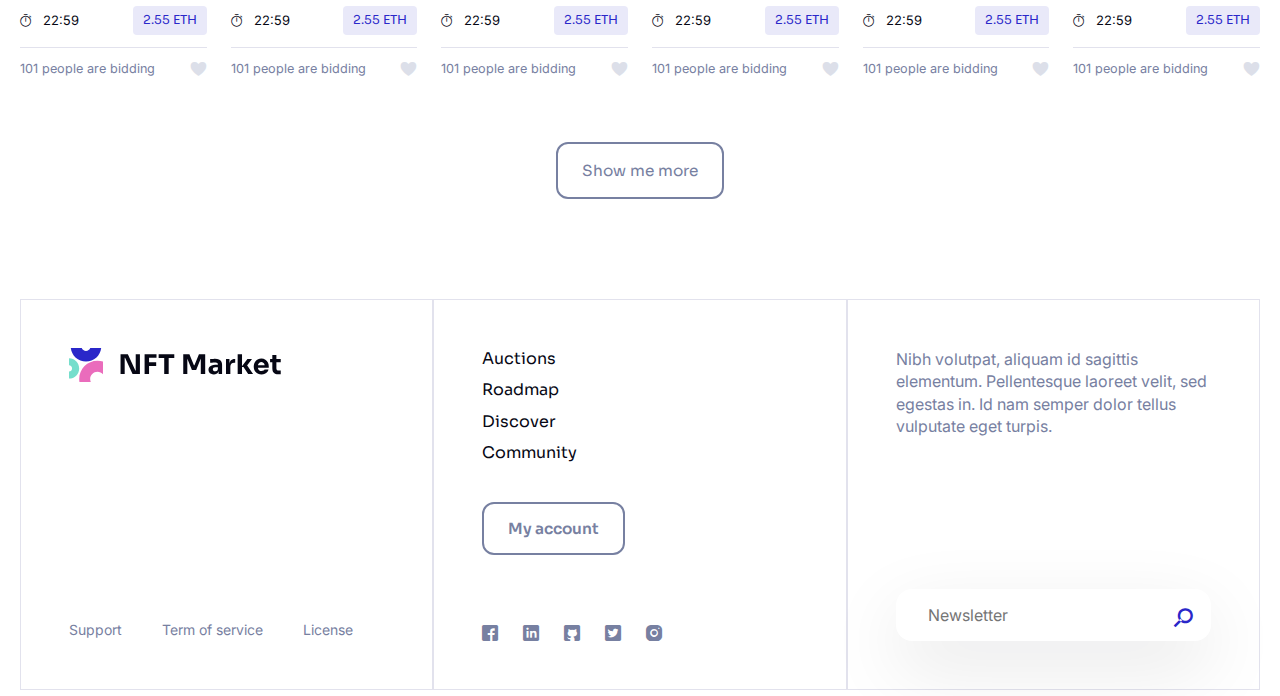
<file: item.html>
<!DOCTYPE html>
<html lang="en">
<head>
  <meta charset="UTF-8">
  <meta http-equiv="X-UA-Compatible" content="IE=edge">
  <meta name="viewport" content="width=device-width, initial-scale=1.0">
  <title>NFTMarket</title>
  <!-- <link rel="stylesheet" href="css/slick.css">
  <link rel="stylesheet" href="css/slick-theme.css"> -->
  <link rel="stylesheet" href="css/style.min.css">
  <link rel="icon" href="img/header/favicon.ico">
  <link rel="preconnect" href="https://fonts.googleapis.com">
  <link rel="preconnect" href="https://fonts.gstatic.com" crossorigin>
  <link href="https://fonts.googleapis.com/css2?family=Inter:wght@400;500&family=Sora:wght@600&display=swap" rel="stylesheet">
</head>
<body>
  <div class="wrapper">
    <header class="header">
      <div class="container container-fluid">
        <div class="top-bar">
          <a href="./index.html" class="logo">
            <img src="./img/header/logo.svg" alt="NFT Market">
          </a>
          <nav class="menu-nav">
            <ul class="menu">
              <li class="menu__item">
                <a href="#" class="menu__link">Auctions</a>
              </li>
              <li class="menu__item">
                <a href="#" class="menu__link">Roadmap</a>
              </li>
              <li class="menu__item">
                <a href="#" class="menu__link">Discover</a>
              </li>
              <li class="menu__item">
                <a href="#" class="menu__link">Community</a>
              </li>
            </ul>
          </nav>
          <div class="common-btn common-btn_hide">
            <div class="common-btn__item">
              <a href="#" class="common-btn__link common-btn__link_bd">Contact</a>
            </div>
            <div class="common-btn__item">
              <a href="#" class="common-btn__link common-btn__link_liner">My account</a>
            </div>
          </div>
          <button type="button" class="icon-menu"><span></span></button>
        </div>
       
      
      </div>
    </header><!--/.header -->

    <section class="product">
      <div class="container">
        <div class="product__inner">
          <div class="product__item">
            <div class="product__picture zoom" style='background-image: url("img/product/product1.jpg")' onmousemove='zoom(event)'>
              <img src="./img/product/product1.jpg" alt="product">
            </div>
          </div>
          <div class="product__item flex">
            <div class="product__content">
              <h1 class="product__title">Dui accumsan leo vestibulum ornare</h1>
              <p class="product__text">
                Ut amet vulputate faucibus vitae semper eget auctor. Diam tempor pulvinar ultricies dolor feugiat aliquam commodo.
              </p>
              <div class="creator">
                <div class="creator__item">
                  <div class="creator__avatar">
                    <img src="./img/product/creator.svg" alt="creator">
                  </div>
                  <div class="creator__content">
                    <h4 class="creator__name">Creator</h4>
                    <span class="creator__email">@brool_sim</span>
                  </div>               
                </div>
                <div class="creator__item">
                  <div class="creator__avatar">
                    <img src="./img/product/avatar.svg" alt="avatar">
                  </div>
                  <div class="creator__content">
                    <h4 class="creator__name">Collection</h4>
                    <div class="creator__email">Afterlife</div>
                  </div>
                </div>
              </div>
              <div class="price-time">
                <div class="price-time__inner">
                  <div class="price-time__item">
                    <div class="price-time__current">Current price</div>
                    <span class="price-time__eth">5.25 <span>ETH</span></span>
                  </div>
                  <div class="price-time__item">
                    <div class="price-time__current">Time left</div>
                    <div class="price-time__time">22:59 min</div>
                    <span class="price-time__date">(01.01.2022 - 01:40:47)</span>
                  </div>
                </div>
                <div class="price-time__btn">
                  <button>Place a bid</button>
                </div>
              </div>
              <div class="history">
                <div class="history__text">History of bids (12 people are bidding)</div>
                <div class="history__schedule">
                  <img src="./img/product/schedule.svg" alt="schedule">
                </div>
              </div>
            </div>           
          </div>
          <ul class="social-menu">
            <li class="social-menu__item">
              <a href="#" class="social-menu__link _icon-heart"></a>
            </li>
            <li class="social-menu__item">
              <a href="#" class="social-menu__link _icon-copy"></a>
            </li>
            <li class="social-menu__item">
              <a href="#" class="social-menu__link _icon-share"></a>
            </li>
          </ul>
        </div>
      </div>
    </section>

    <section class="popular-auctions">
      <div class="container">
        <div class="popular-auctions__inner">
          <h4 class="popular-auctions__over">Overline</h4>
        <div class="popular-auctions__title">More form this author</div>
        <div class="hottest-sale-offers-carous hottest-sale-offers-carous_pa">
          <div class="hottest-sale-offers-carous__item">
            <div class="hottest-sale-offers-carous__picture hottest-sale-offers-carous__picture_blur-pop-1">
              <img src="./img/popular-auctions/faucibus-habitasse.jpg" alt="Faucibus habitasse at et platea massa mauris">
            </div>
            <div class="hottest-sale-offers-carous__content">
              <h4 class="hottest-sale-offers-carous__title">Faucibus habitasse at et platea massa mauris</h4>
              <div class="total-time-price total-time-price_divider">
                <div class="total-time-price__time _icon-time">22:59</div>
                <span class="total-time-price__price">2.55 ETH</span>
              </div>
              <div class="total-bidding-heart">
                <div class="total-bidding-heart__text">101 people are bidding</div>
                <i class="_icon-heart"></i>
              </div>
            </div>           
          </div>
          <div class="hottest-sale-offers-carous__item">
            <div class="hottest-sale-offers-carous__picture hottest-sale-offers-carous__picture_blur-pop-2">
              <img src="./img/popular-auctions/diam-purus-sagittis.jpg" alt="Diam purus sagittis nisl erat mauris">
            </div>
            <div class="hottest-sale-offers-carous__content">
              <h4 class="hottest-sale-offers-carous__title">Diam purus sagittis nisl erat mauris</h4>
              <div class="total-time-price total-time-price_divider">
                <div class="total-time-price__time _icon-time">22:59</div>
                <span class="total-time-price__price">2.55 ETH</span>
              </div>
              <div class="total-bidding-heart">
                <div class="total-bidding-heart__text">101 people are bidding</div>
                <i class="_icon-heart"></i>
              </div>
            </div>           
          </div>
          <div class="hottest-sale-offers-carous__item">
            <div class="hottest-sale-offers-carous__picture hottest-sale-offers-carous__picture_blur-pop-3">
              <img src="./img/popular-auctions/nascetur-mauris-viverra.jpg" alt="Nascetur mauris viverra vel id id sem leo">
            </div>
            <div class="hottest-sale-offers-carous__content">
              <h4 class="hottest-sale-offers-carous__title">Nascetur mauris viverra vel id id sem leo</h4>
              <div class="total-time-price total-time-price_divider">
                <div class="total-time-price__time _icon-time">22:59</div>
                <span class="total-time-price__price">2.55 ETH</span>
              </div>
              <div class="total-bidding-heart">
                <div class="total-bidding-heart__text">101 people are bidding</div>
                <i class="_icon-heart"></i>
              </div>
            </div>           
          </div>
          <div class="hottest-sale-offers-carous__item">
            <div class="hottest-sale-offers-carous__picture hottest-sale-offers-carous__picture_blur-pop-4">
              <img src="./img/popular-auctions/amet-maecenas.jpg" alt="Velit, fusce id non dui amet amet maecenas">
            </div>
            <div class="hottest-sale-offers-carous__content">
              <h4 class="hottest-sale-offers-carous__title">Velit, fusce id non dui amet amet maecenas</h4>
              <div class="total-time-price total-time-price_divider">
                <div class="total-time-price__time _icon-time">22:59</div>
                <span class="total-time-price__price">2.55 ETH</span>
              </div>
              <div class="total-bidding-heart">
                <div class="total-bidding-heart__text">101 people are bidding</div>
                <i class="_icon-heart"></i>
              </div>
            </div>          
          </div>
          <div class="hottest-sale-offers-carous__item">
            <div class="hottest-sale-offers-carous__picture hottest-sale-offers-carous__picture_blur-pop-5">
              <img src="./img//popular-auctions/tellus-duis-neque.jpg" alt="Tellus duis neque fringilla pulvinar gravida">
            </div>
            <div class="hottest-sale-offers-carous__content">
              <h4 class="hottest-sale-offers-carous__title">Tellus duis neque fringilla pulvinar gravida</h4>
              <div class="total-time-price total-time-price_divider">
                <div class="total-time-price__time _icon-time">22:59</div>
                <span class="total-time-price__price">2.55 ETH</span>
              </div>
              <div class="total-bidding-heart">
                <div class="total-bidding-heart__text">101 people are bidding</div>
                <i class="_icon-heart"></i>
              </div>
            </div>           
          </div>
          <div class="hottest-sale-offers-carous__item">
            <div class="hottest-sale-offers-carous__picture hottest-sale-offers-carous__picture_blur-pop-6">
              <img src="./img/popular-auctions/odio-lacus-neque.jpg" alt="Odio lacus neque ultrices purus eget">
            </div>
            <div class="hottest-sale-offers-carous__content">
              <h4 class="hottest-sale-offers-carous__title">Odio lacus neque ultrices purus eget</h4>
              <div class="total-time-price total-time-price_divider">
                <div class="total-time-price__time _icon-time">22:59</div>
                <span class="total-time-price__price">2.55 ETH</span>
              </div>
              <div class="total-bidding-heart">
                <div class="total-bidding-heart__text">101 people are bidding</div>
                <i class="_icon-heart"></i>
              </div>
            </div>          
          </div>
        </div>
        <div class="hottest-offers-btn">
          <a href="#" class="hottest-offers-btn__link hottest-offers-btn__link_pad">Show me more</a>
        </div>
        </div>
      </div>
    </section>

    <footer class="footer">
      <div class="container">
        <div class="footer-col">
          <div class="footer-col__item">
            <div class="logo">
              <img src="./img/header/logo.svg" alt="NFT Market">
            </div>
            <ul class="footer-support">
              <li class="footer-support__item">
                <a href="#" class="footer-support__link">Support</a>
              </li>
              <li class="footer-support__item">
                <a href="#" class="footer-support__link">Term of service</a>
              </li>
              <li class="footer-support__item">
                <a href="#" class="footer-support__link">License</a>
              </li>
            </ul>
          </div>
          <div class="footer-col__item">
            <ul class="footer-menu">
              <li class="footer-menu__item">
                <a href="#" class="footer-menu__link">Auctions</a>
              </li>
              <li class="footer-menu__item">
                <a href="#" class="footer-menu__link">Roadmap</a>
              </li>
              <li class="footer-menu__item">
                <a href="#" class="footer-menu__link">Discover</a>
              </li>
              <li class="footer-menu__item">
                <a href="#" class="footer-menu__link">Community</a>
              </li>
            </ul>
            <div class="common-btn__item">
              <a href="#" class="common-btn__link common-btn__link_liner">My account</a>
            </div>
            <div class="social">
              <a href="#" class="social__link">
                <i class="social__icon _icon-facebook"></i>
              </a>
              <a href="#" class="social__link">
                <i class="social__icon _icon-linkedIn"></i>
              </a>
              <a href="#" class="social__link">
                <i class="social__icon _icon-github"></i>
              </a>
              <a href="#" class="social__link">
                <i class="social__icon _icon-twitter"></i>
              </a>
              <a href="#" class="social__link">
                <i class="social__icon _icon-insagram"></i>
              </a>
            </div>
          </div>
          <div class="footer-col__item">
            <p class="footer-col__text">
              Nibh volutpat, aliquam id sagittis elementum. Pellentesque laoreet velit, sed egestas in. Id nam semper dolor tellus vulputate eget turpis. 
            </p>
            <form action="#" class="footer-news">
              <input type="text" name="email" placeholder="Newsletter" class="footer-news__input">
              <button type="submit" class="footer-news__btn _icon-search"></button>
            </form>
          </div>
        </div>
      </div>
    </footer>
  </div><!--/.wrapper -->

  <script src="./js/jquery-3.6.0.min.js"></script>
  <script src="./js/main-zoom.js"></script>
</body>
</html>
</file>
<file: css/style.min.css>
@use 'sass:math';@font-face{font-family:icons;font-display:swap;src:url(../fonts/icons.woff) format("woff");font-weight:400;font-style:normal}[class*="_icon-"]::before{font-family:"icons";font-style:normal;font-weight:normal;font-variant:normal;text-transform:none;line-height:1;-webkit-font-smoothing:antialiased;-moz-osx-font-smoothing:grayscale}[class*="_icon-"]::before{display:block}._icon-arrow:before{content:"\e900"}._icon-arrow-bottom:before{content:"\e901"}._icon-artists:before{content:"\e902"}._icon-artworks:before{content:"\e903"}._icon-collection:before{content:"\e904"}._icon-compress-alt:before{content:"\e905"}._icon-copy:before{content:"\e906"}._icon-eth-spent:before{content:"\e907"}._icon-facebook:before{content:"\e908"}._icon-figures:before{content:"\e909"}._icon-github:before{content:"\e90a"}._icon-heart:before{content:"\e90b"}._icon-insagram:before{content:"\e90c"}._icon-linkedIn:before{content:"\e90d"}._icon-logo:before{content:"\e90e"}._icon-picture:before{content:"\e90f"}._icon-search:before{content:"\e910"}._icon-semicircles:before{content:"\e911"}._icon-share:before{content:"\e912"}._icon-time:before{content:"\e913"}._icon-twitter:before{content:"\e914"}._icon-two-semicircles:before{content:"\e915"}._icon-user:before{content:"\e916"}._icon-write:before{content:"\e917"}*,*::before,*::after{margin:0;padding:0;list-style:none;box-sizing:border-box;outline:none;line-height:1.4}img{max-width:100%;height:auto;display:block}a{text-decoration:none}ul,li,ol{list-style:none}body{font-size:1rem;font-family:'Sora', sans-serif}h1,h2,h3,h4{color:#060714}button{border:0;cursor:pointer}fieldset{border:0}.wrapper{min-height:100%;overflow:hidden;display:flex;flex-direction:column}@media (min-width: 768px){.container{max-width:720px}}@media (min-width: 992px){.container{max-width:960px}}@media (min-width: 1200px){.container{max-width:1140px}}@media (min-width: 1400px){.container{max-width:1320px}}.container{max-width:1452px;margin:0 auto;padding:0 20px}.container-fluid{max-width:1833px}.icon-menu{display:none}@media (max-width: 991.98px){.icon-menu{display:block;position:relative;flex:0 0 1.875rem;height:1.125rem;background:0;cursor:pointer;z-index:5}.icon-menu span,.icon-menu::before,.icon-menu::after{content:"";transform:all 0.3s ease 0s;left:0;position:absolute;width:100%;height:.125rem;background:#000}.icon-menu::before{top:0}.icon-menu::after{bottom:0}.icon-menu span{top:calc(50% - 1px)}.menu-open .icon-menu span{transform:scale(0)}.menu-open .icon-menu::before{transform:rotate(-45deg);top:calc(50% - 1px)}.menu-open .icon-menu::after{transform:rotate(45deg);bottom:calc(50% - 1px)}}.common-btn{display:flex;flex:0 0 auto}.common-btn__item{margin-right:1rem;display:flex}.common-btn__item:last-child{margin-right:0}.common-btn__link{padding:.875rem 1.5rem;border-radius:.75rem;text-decoration:none;font-weight:600;margin-right:1rem;color:#7780a1;border:2px solid #7780a1}@media (max-width: 767px){.common-btn__link{font-size:calc(14px + 3.4 * ((100vw - 320px) / 1920))}}@media (min-width: 767px){.common-btn__link{font-size:calc(14px + 2 * (100vw  / 1920))}}.common-btn__link:last-child{margin-right:0}.common-btn__link:hover{color:#fff;background:linear-gradient(90deg, #4745d0 0%, #2a27c9 100%);box-shadow:4px 4px 4px 0px rgba(255,255,255,0.1) inset;border:2px solid #fff;transition:all .5s ease 0s}.total-time-price{display:flex;align-items:center;justify-content:space-between}.total-time-price_mb{margin:.5625rem 0}.total-time-price_divider{padding-bottom:.75rem;margin-bottom:.75rem;border-bottom:1px solid #E2E2ED}.total-time-price ._icon-time::before{margin-right:.75rem}.total-time-price__time{display:flex;align-items:center;color:#060714;font-family:'Inter', sans-serif}@media (max-width: 767px){.total-time-price__time{font-size:calc(11px + 5.1 * ((100vw - 320px) / 1920))}}@media (min-width: 767px){.total-time-price__time{font-size:calc(11px + 3 * (100vw  / 1920))}}.total-time-price__price{color:#2a27c9;background:rgba(42,39,201,0.1);padding:.375rem .625rem;border-radius:.25rem}@media (max-width: 767px){.total-time-price__price{font-size:calc(11px + 3.4 * ((100vw - 320px) / 1920))}}@media (min-width: 767px){.total-time-price__price{font-size:calc(11px + 2 * (100vw  / 1920))}}.total-bidding-heart{display:flex;align-items:center;justify-content:space-between}.total-bidding-heart__text{color:#7780a1;font-family:'Inter', sans-serif}@media (max-width: 767px){.total-bidding-heart__text{font-size:calc(10px + 6.8 * ((100vw - 320px) / 1920))}}@media (min-width: 767px){.total-bidding-heart__text{font-size:calc(10px + 4 * (100vw  / 1920))}}.hottest-offers-btn{display:flex;text-align:center}.hottest-offers-btn_mt{margin-top:2.6875rem}.hottest-offers-btn_bg .hottest-offers-btn__link{background:linear-gradient(90deg, #4745d0 0%, #2a27c9 100%);color:#fff;box-shadow:4px 4px 4px 0px rgba(255,255,255,0.1) inset;border:0}.hottest-offers-btn_bg .hottest-offers-btn__link:hover{border:0;background:linear-gradient(90deg, #2a27c9 100%, #4745d0 0%);transition:all .5s ease 0s}.hottest-offers-btn__link{color:#7780a1;width:100%;padding:1rem 0;border:2px solid #7780a1;border-radius:.75rem}@media (max-width: 767px){.hottest-offers-btn__link{font-size:calc(14px + 3.4 * ((100vw - 320px) / 1920))}}@media (min-width: 767px){.hottest-offers-btn__link{font-size:calc(14px + 2 * (100vw  / 1920))}}.hottest-offers-btn__link_pad{padding:1rem 1.5rem}.hottest-offers-btn__link:hover{background:linear-gradient(90deg, #4745d0 0%, #2a27c9 100%);color:#fff;box-shadow:4px 4px 4px 0px rgba(255,255,255,0.1) inset;border:2px solid #fff;transition:all .5s ease 0s}._icon-heart:before{color:#dcdfe9;font-size:.875rem;cursor:pointer}._icon-heart_active:before{color:#fb4539}._icon-heart:hover::before{color:#fb4539}.total-block__content{width:46%}.total-block__content_width-jn{width:39%}.total-block__over{color:#bbc0d0;font-size:.9375rem;font-weight:500;font-family:'Inter', sans-serif;text-transform:uppercase}.total-block__title{margin-top:.5625rem;margin-bottom:1.6875rem;line-height:1}@media (max-width: 767px){.total-block__title{font-size:calc(30px + 57.8 * ((100vw - 320px) / 1920))}}@media (min-width: 767px){.total-block__title{font-size:calc(30px + 34 * (100vw  / 1920))}}@media (max-width: 767px){.total-block__title_fz{font-size:calc(22px + 44.2 * ((100vw - 320px) / 1920))}}@media (min-width: 767px){.total-block__title_fz{font-size:calc(22px + 26 * (100vw  / 1920))}}.total-block__text{color:#7780a1;margin-bottom:3.5625rem;font-weight:400;font-family:'Inter', sans-serif}@media (max-width: 767px){.total-block__text{font-size:calc(13px + 5.1 * ((100vw - 320px) / 1920))}}@media (min-width: 767px){.total-block__text{font-size:calc(13px + 3 * (100vw  / 1920))}}.total-block__text_jn{margin-bottom:1.5rem}.common-icon-text{display:flex;margin-bottom:4.3125rem}.common-icon-text__item{margin-right:3.875rem}.common-icon-text__item:last-child{margin-right:0}.common-icon-text__icon:before{display:inherit;font-size:2rem}.common-icon-text__title{margin-top:1.25rem;font-size:1.25rem;font-weight:800}.common-icon-text__text{color:#7780a1;font-size:1rem;font-weight:400;font-family:'Inter', sans-serif}.header{background:url(../img/header/bg.svg) no-repeat;background-position:center;background-size:contain;width:100%;height:100%;position:relative}.square-pos__item{position:absolute;text-align:center}.square-pos__item_pos-1{top:26.1875rem;left:8.4375rem}.square-pos__item_pos-2{top:45.6875rem;left:22.375rem}.square-pos__item_pos-3{top:21rem;right:11.8125rem}.square-pos__item_pos-4{top:38.5625rem;right:6.25rem}.square-pos__item_pos-5{top:52.375rem;right:23.875rem}.square-pos__item_pos-6{top:53.4375rem;left:-1.9375rem}.square-pos__picture{cursor:pointer}.square-pos__picture:hover::after{background:0}.square-pos__picture_blur-1::after{content:'';background:url(../img/header/image-1.svg) no-repeat;width:100%;height:100%;position:absolute;top:1rem;left:0;opacity:.2;filter:blur(7px)}.square-pos__picture_blur-2::after{content:'';background:url(../img/header/img-2.svg) no-repeat;width:100%;height:100%;position:absolute;top:1rem;left:0;opacity:.2;filter:blur(7px)}.square-pos__picture_blur-3::after{content:'';background:url(../img/header/img-3.svg) no-repeat;width:100%;height:100%;position:absolute;top:1rem;left:0;opacity:.2;filter:blur(7px)}.square-pos__picture_blur-4::after{content:'';background:url(../img/header/img-4.svg) no-repeat;width:100%;height:100%;position:absolute;top:1rem;left:0;opacity:.2;filter:blur(7px)}.square-pos__picture_blur-5::after{content:'';background:url(../img/header/img-5.svg) no-repeat;width:100%;height:100%;position:absolute;top:1rem;left:0;opacity:.2;filter:blur(7px)}.square-pos__picture_blur-6::after{content:'';background:url(../img/header/img-6.svg) no-repeat;width:100%;height:100%;position:absolute;top:1rem;left:0;opacity:.2;filter:blur(7px)}.square-pos__price{color:#7780a1;font-size:.875rem;font-family:'Inter', sans-serif}.top-bar{display:flex;justify-content:space-between;align-items:center;min-height:7.3125rem}.menu{display:flex;flex-wrap:wrap;column-gap:4rem}.menu__link{color:#7780a1;font-size:1rem;letter-spacing:.0125rem;transition:color .3s ease 0s}.menu__link:hover{color:#2a27c9}.intro{display:flex;flex-direction:column;align-items:center;margin-top:11.875rem}.intro__text{color:#7780a1;margin-bottom:.625rem;font-family:'Inter', sans-serif;font-weight:500;text-transform:uppercase}@media (max-width: 767px){.intro__text{font-size:calc(13px + 3.4 * ((100vw - 320px) / 1920))}}@media (min-width: 767px){.intro__text{font-size:calc(13px + 2 * (100vw  / 1920))}}.intro__title{color:#060714;position:relative;text-align:center}@media (max-width: 767px){.intro__title{font-size:calc(40px + 136 * ((100vw - 320px) / 1920))}}@media (min-width: 767px){.intro__title{font-size:calc(40px + 80 * (100vw  / 1920))}}.intro__new{display:flex;align-items:center}.intro__new img{margin-left:.625rem}.intro__exp{display:flex;align-items:baseline;justify-content:flex-end;margin-left:3.625rem;line-height:1}.intro__exp img{margin-right:.9375rem}.intro__subtitle{color:#7780a1;margin-top:.9375rem;font-family:'Inter', sans-serif;font-weight:400}@media (max-width: 767px){.intro__subtitle{font-size:calc(18px + 10.2 * ((100vw - 320px) / 1920))}}@media (min-width: 767px){.intro__subtitle{font-size:calc(18px + 6 * (100vw  / 1920))}}.search{display:flex;justify-content:center;margin-top:3.4375rem;margin-bottom:13.4375rem}.search__gruop{display:flex;align-items:center;background:#fff;min-height:5.25rem;padding:0 1.875rem;box-shadow:0px 25px 75px 0px rgba(6,7,20,0.1);border-radius:1rem}.search__input{min-width:14.5625rem;font-weight:400;font-family:'Inter', sans-serif;border:0}@media (max-width: 767px){.search__input{font-size:calc(12px + 6.8 * ((100vw - 320px) / 1920))}}@media (min-width: 767px){.search__input{font-size:calc(12px + 4 * (100vw  / 1920))}}.search ::-webkit-input-placeholder{color:#bbc0d0}.search ::-moz-placeholder{color:#bbc0d0}.search__select{color:#bbc0d0;background:#fff;font-weight:400;font-family:'Inter', sans-serif;border:1px solid #fff;border-left:1px solid #bbc0d0;padding-left:1rem;padding-right:2.875rem;margin-left:6.0625rem;margin-right:3rem}@media (max-width: 767px){.search__select{font-size:calc(14px + 3.4 * ((100vw - 320px) / 1920))}}@media (min-width: 767px){.search__select{font-size:calc(14px + 2 * (100vw  / 1920))}}.search__btn{background:0}.brands{display:flex;justify-content:center}.brands__item{margin-right:6.875rem}.brands__item:last-child{margin-right:0}.auctions{display:flex;flex-direction:column;justify-content:center;align-items:center;margin-top:7.25rem;margin-bottom:7.6875rem}@media (max-width: 767px){.auctions__title{font-size:calc(30px + 10.2 * ((100vw - 320px) / 1920))}}@media (min-width: 767px){.auctions__title{font-size:calc(30px + 6 * (100vw  / 1920))}}.auctions-carousel{margin-top:5.75rem;display:flex;max-width:100%;/*! autoprefixer: on */}.auctions-carousel__item{padding:1.5rem}.auctions-carousel__item:last-child{margin-right:0}.auctions-carousel__picture{position:relative}.auctions-carousel__picture_blur-1::after{content:'';background:url(../img/auctions/tristique-diam.jpg) no-repeat;width:100%;height:100%;position:absolute;top:.625rem;left:0;opacity:.2;filter:blur(12px)}.auctions-carousel__picture_blur-2::after{content:'';background:url(../img/auctions/vulputate.jpg) no-repeat;width:100%;height:100%;position:absolute;top:.625rem;left:0;opacity:.2;filter:blur(12px)}.auctions-carousel__picture_blur-3::after{content:'';background:url(../img/auctions/dui-accumsan.jpg) no-repeat;width:100%;height:100%;position:absolute;top:.625rem;left:0;opacity:.2;filter:blur(12px)}.auctions-carousel__picture_blur-4::after{content:'';background:url(../img/auctions/senectus-adipiscing.jpg) no-repeat;width:100%;height:100%;position:absolute;top:.625rem;left:0;opacity:.2;filter:blur(12px)}.auctions-carousel__picture_blur-5::after{content:'';background:url(../img/auctions/mattis-diam.jpg) no-repeat;width:100%;height:100%;position:absolute;top:.625rem;left:0;opacity:.2;filter:blur(12px)}.auctions-carousel__picture img{border-radius:1.25rem;position:relative;z-index:1}.auctions-carousel__content{display:flex;flex-direction:column;justify-content:space-between}.auctions-carousel__title-price{display:flex;justify-content:space-between;align-items:center;margin-top:1.25rem;margin-bottom:1.25rem;min-height:4.6875rem}.auctions-carousel__title-price_height{min-height:auto}.auctions-carousel__title{max-width:60%;line-height:1.5625rem;letter-spacing:.0125rem;/*! autoprefixer: off */display:-webkit-box;-webkit-line-clamp:2;-webkit-box-orient:vertical;overflow:hidden}@media (max-width: 767px){.auctions-carousel__title{font-size:calc(14px + 10.2 * ((100vw - 320px) / 1920))}}@media (min-width: 767px){.auctions-carousel__title{font-size:calc(14px + 6 * (100vw  / 1920))}}.auctions-carousel__price{color:#2a27c9;background:rgba(42,39,201,0.1);padding:.5rem .875rem;border-radius:.25rem}@media (max-width: 767px){.auctions-carousel__price{font-size:calc(10px + 10.2 * ((100vw - 320px) / 1920))}}@media (min-width: 767px){.auctions-carousel__price{font-size:calc(10px + 6 * (100vw  / 1920))}}.auctions-carousel__time{display:flex;align-items:center;padding-bottom:1.75rem;font-size:.875rem;font-family:'Inter', sans-serif}.auctions-carousel ._icon-time:before{padding-right:.75rem}.bidding-people{display:flex;justify-content:space-between;align-items:center;border-top:1px solid #E2E2ED;padding-top:1.25rem;color:#7780a1;font-size:.875rem;font-family:'Inter', sans-serif;/*! autoprefixer: on */}.bidding-people__avatars{display:flex}.bidding-people__avatars img{width:2rem;margin:0 -.375rem}.bidding-people__text{display:none !important;padding-left:.625rem;line-height:150%;letter-spacing:.0125rem;font-family:'Inter', sans-serif;/*! autoprefixer: off */display:-webkit-box;-webkit-line-clamp:1;-webkit-box-orient:vertical;overflow:hidden}@media (max-width: 767px){.bidding-people__text{font-size:calc(10px + 6.8 * ((100vw - 320px) / 1920))}}@media (min-width: 767px){.bidding-people__text{font-size:calc(10px + 4 * (100vw  / 1920))}}.bidding-people__counter{display:flex;align-items:center}.bidding-people ._icon-heart::before{margin-right:.625rem;cursor:pointer}.sapien__inner{display:flex;justify-content:space-between;align-items:center}.hottest-offers-nft{margin:9.375rem 0}.hottest-offers{display:flex}.hottest-offers__col{margin-right:1.5rem;width:33.333%;overflow:hidden}.hottest-offers__col:last-child{margin-right:0}.hottest-offers__col_show{overflow:inherit}.hottest-sale-offers{padding:2.5rem;min-height:100%;display:flex;flex-direction:column;justify-content:flex-end;border:1px solid #E2E2ED;border-radius:1.25rem}.hottest-sale-offers__title{margin-bottom:3.3125rem}@media (max-width: 767px){.hottest-sale-offers__title{font-size:calc(20px + 20.4 * ((100vw - 320px) / 1920))}}@media (min-width: 767px){.hottest-sale-offers__title{font-size:calc(20px + 12 * (100vw  / 1920))}}.hottest-sale-offers-carous{display:flex;column-gap:1.5rem;/*! autoprefixer: on */}.hottest-sale-offers-carous_pa{height:100%;width:100%}.hottest-sale-offers-carous_pa .hottest-sale-offers-carous__item{width:16.666%}.hottest-sale-offers-carous_pa .hottest-sale-offers-carous__picture img{min-width:100%}.hottest-sale-offers-carous .slick-track{display:flex}.hottest-sale-offers-carous__item{width:100%;margin-bottom:4rem}.hottest-sale-offers-carous__item_opacity{opacity:.1}.hottest-sale-offers-carous__picture{position:relative}.hottest-sale-offers-carous__picture_blur-min-1::after{content:'';background:url(../img/hottest-offers/hottest-sale-offers.jpg) no-repeat;width:100%;height:100%;position:absolute;top:.625rem;left:0;opacity:.2;filter:blur(25px)}.hottest-sale-offers-carous__picture_blur-min-2::after{content:'';background:url(../img/hottest-offers/fames-habitasesse.jpg) no-repeat;width:100%;height:100%;position:absolute;top:.625rem;left:0;opacity:.2;filter:blur(25px)}.hottest-sale-offers-carous__picture img{position:relative;z-index:1;border-radius:1.25rem}.hottest-sale-offers-carous__title{margin:22px 0;/*! autoprefixer: off */display:-webkit-box;-webkit-line-clamp:2;-webkit-box-orient:vertical;overflow:hidden}@media (max-width: 767px){.hottest-sale-offers-carous__title{font-size:calc(13px + 5.1 * ((100vw - 320px) / 1920))}}@media (min-width: 767px){.hottest-sale-offers-carous__title{font-size:calc(13px + 3 * (100vw  / 1920))}}.top-nft__item{display:flex;margin-bottom:1rem}.top-nft__item:last-child{margin-bottom:0}.top-nft__picture{margin-right:1rem;width:33%}.top-nft__picture img{border-radius:1.25rem}.top-nft__content{width:65%}@media (max-width: 767px){.top-nft__title{font-size:calc(13px + 5.1 * ((100vw - 320px) / 1920))}}@media (min-width: 767px){.top-nft__title{font-size:calc(13px + 3 * (100vw  / 1920))}}.get-started-creating{background:#060714;width:100%;height:100%;position:relative;border-radius:1.25rem}.get-started-creating::before{content:"";background:url(../img/hottest-offers/fingers.png) no-repeat;background-size:contain;width:100%;height:100%;display:flex;position:absolute;bottom:5rem;left:0}.get-started-creating__content{position:absolute;bottom:0;left:0;padding:0 2.5rem 2.5rem 2.5rem}.get-started-creating__title{width:75%;color:#fff;font-weight:800}@media (max-width: 767px){.get-started-creating__title{font-size:calc(16px + 13.6 * ((100vw - 320px) / 1920))}}@media (min-width: 767px){.get-started-creating__title{font-size:calc(16px + 8 * (100vw  / 1920))}}.get-started-creating__text{width:75%;margin-top:.5625rem;margin-bottom:2.9375rem;color:#7780a1;font-weight:400;font-family:'Inter', sans-serif}@media (max-width: 767px){.get-started-creating__text{font-size:calc(12px + 3.4 * ((100vw - 320px) / 1920))}}@media (min-width: 767px){.get-started-creating__text{font-size:calc(12px + 2 * (100vw  / 1920))}}.habitant-tristique-scelerisque{margin-bottom:12.5rem}.tristique-scelerisque{display:flex;justify-content:space-between;align-items:center}.popular-auctions{padding-bottom:6.25rem}.popular-auctions__inner{display:flex;flex-direction:column;align-items:center}.popular-auctions__over{color:#bbc0d0;font-size:.9375rem;font-weight:500;font-family:'Inter', sans-serif;text-transform:uppercase}.popular-auctions__title{margin-top:.625rem;margin-bottom:2.375rem;font-weight:800}@media (max-width: 767px){.popular-auctions__title{font-size:calc(30px + 10.2 * ((100vw - 320px) / 1920))}}@media (min-width: 767px){.popular-auctions__title{font-size:calc(30px + 6 * (100vw  / 1920))}}.popular-auctions-menu{display:flex;justify-content:center;column-gap:1rem;row-gap:.9375rem;margin-bottom:4.5rem}.popular-auctions-menu__item{padding:.5rem;color:#7780a1;border:2px solid #E2E2ED;border-radius:.5rem;cursor:pointer}@media (max-width: 767px){.popular-auctions-menu__item{font-size:calc(12px + 6.8 * ((100vw - 320px) / 1920))}}@media (min-width: 767px){.popular-auctions-menu__item{font-size:calc(12px + 4 * (100vw  / 1920))}}.popular-auctions-menu__item_active{background:linear-gradient(90deg, #4745d0 0%, #2a27c9 100%);color:#fff;box-shadow:-4px -4px 4px 0px rgba(0,0,0,0.1) inset;border:2px solid #fff}.hottest-sale-offers-carous__picture_blur-pop-1::after{content:'';background:url(../img/popular-auctions/faucibus-habitasse.jpg) no-repeat;width:100%;height:100%;position:absolute;top:.625rem;left:0;opacity:.2;filter:blur(25px)}.hottest-sale-offers-carous__picture_blur-pop-2::after{content:'';background:url(../img/popular-auctions/diam-purus-sagittis.jpg) no-repeat;width:100%;height:100%;position:absolute;top:.625rem;left:0;opacity:.2;filter:blur(25px)}.hottest-sale-offers-carous__picture_blur-pop-3::after{content:'';background:url(../img/popular-auctions/nascetur-mauris-viverra.jpg) no-repeat;width:100%;height:100%;position:absolute;top:.625rem;left:0;opacity:.2;filter:blur(25px)}.hottest-sale-offers-carous__picture_blur-pop-4::after{content:'';background:url(../img/popular-auctions/amet-maecenas.jpg) no-repeat;width:100%;height:100%;position:absolute;top:.625rem;left:0;opacity:.2;filter:blur(25px)}.hottest-sale-offers-carous__picture_blur-pop-5::after{content:'';background:url(../img/popular-auctions/tellus-duis-neque.jpg) no-repeat;width:100%;height:100%;position:absolute;top:.625rem;left:0;opacity:.2;filter:blur(25px)}.hottest-sale-offers-carous__picture_blur-pop-6::after{content:'';background:url(../img/popular-auctions/odio-lacus-neque.jpg) no-repeat;width:100%;height:100%;position:absolute;top:.625rem;left:0;opacity:.2;filter:blur(25px)}.detail-count{padding:6.25rem 0}.detail-numb{display:flex;justify-content:center;align-items:center;column-gap:6.4375rem;row-gap:2.1875rem;flex-wrap:wrap}.detail-numb__item{display:flex;flex-direction:column;align-items:center}.detail-numb__icon{display:inherit;font-size:2rem}.detail-numb__numb{color:#060714;font-weight:800}@media (max-width: 767px){.detail-numb__numb{font-size:calc(35px + 22.1 * ((100vw - 320px) / 1920))}}@media (min-width: 767px){.detail-numb__numb{font-size:calc(35px + 13 * (100vw  / 1920))}}.join-now{margin-top:6.25rem;margin-bottom:9.375rem}.join-now-col{background:url(../img/join-now/join-now.jpg) no-repeat;background-size:cover;width:100%;height:100%;padding-left:7.375rem;padding-top:5.625rem;padding-bottom:5.625rem;display:flex;align-items:end;position:relative;border-radius:1.25rem;overflow:hidden}.user{display:flex;padding:1.0625rem;min-width:28.75rem;position:relative;border:1px solid #D4D4E2;border-radius:1.34375rem}.user_pos-1{position:absolute;top:5.625rem;right:12.75rem}.user_pos-2{position:absolute;top:3.5rem;right:-17.75rem}.user_pos-3{position:absolute;top:13.75rem;right:2.25rem}.user_pos-4{position:absolute;top:22.5rem;right:15.75rem}.user_pos-5{position:absolute;top:23.5625rem;right:-16rem}.user::before{content:'';background:linear-gradient(90deg, rgba(241,241,246,0) 0%, #f1f1f6 100%);width:100%;height:100%;position:absolute;top:0;left:0;border-radius:1.34375rem}.user__avatar{margin-right:1.0625rem}.user__content{width:100%}.user__title-price{display:flex;justify-content:space-between}.user__items-conect{display:flex;color:#7780a1;column-gap:1.375rem}.user__title{font-weight:800}@media (max-width: 767px){.user__title{font-size:calc(12px + 8.5 * ((100vw - 320px) / 1920))}}@media (min-width: 767px){.user__title{font-size:calc(12px + 5 * (100vw  / 1920))}}.user__text{font-family:'Inter', sans-serif}@media (max-width: 767px){.user__text{font-size:calc(11px + 8.5 * ((100vw - 320px) / 1920))}}@media (min-width: 767px){.user__text{font-size:calc(11px + 5 * (100vw  / 1920))}}.user__price{color:#2a27c9;background:rgba(42,39,201,0.1);padding:.375rem .625rem;border-radius:.25rem}@media (max-width: 767px){.user__price{font-size:calc(10px + 5.1 * ((100vw - 320px) / 1920))}}@media (min-width: 767px){.user__price{font-size:calc(10px + 3 * (100vw  / 1920))}}.user__item{display:flex;align-items:center}.user__icon{margin-right:.5rem}.pictur-mini{margin-bottom:6.25rem}.pictur-mini-carous__item{display:flex !important;flex-direction:column;align-items:center;margin-right:1.5rem}.pictur-mini-carous__item:last-child{margin-right:0}.pictur-mini-carous__picture{position:relative;margin-bottom:.3125rem;cursor:pointer}.pictur-mini-carous__picture:hover::after{background:0}.pictur-mini-carous__picture_blur-pic-0::after{content:'';background:url(../img/pictur-mini-carous/pictur-mini-0.jpg) no-repeat;width:100%;height:100%;position:absolute;top:1rem;left:0;opacity:.2;filter:blur(7px)}.pictur-mini-carous__picture_blur-pic-1::after{content:'';background:url(../img/pictur-mini-carous/pictur-mini-1.jpg) no-repeat;width:100%;height:100%;position:absolute;top:1rem;left:0;opacity:.2;filter:blur(7px)}.pictur-mini-carous__picture_blur-pic-2::after{content:'';background:url(../img/pictur-mini-carous/pictur-mini-2.jpg) no-repeat;width:100%;height:100%;position:absolute;top:1rem;left:0;opacity:.2;filter:blur(7px)}.pictur-mini-carous__picture_blur-pic-3::after{content:'';background:url(../img/pictur-mini-carous/pictur-mini-3.jpg) no-repeat;width:100%;height:100%;position:absolute;top:1rem;left:0;opacity:.2;filter:blur(7px)}.pictur-mini-carous__picture_blur-pic-4::after{content:'';background:url(../img/pictur-mini-carous/pictur-mini-4.jpg) no-repeat;width:100%;height:100%;position:absolute;top:1rem;left:0;opacity:.2;filter:blur(7px)}.pictur-mini-carous__picture_blur-pic-5::after{content:'';background:url(../img/pictur-mini-carous/pictur-mini-5.jpg) no-repeat;width:100%;height:100%;position:absolute;top:1rem;left:0;opacity:.2;filter:blur(7px)}.pictur-mini-carous__picture_blur-pic-6::after{content:'';background:url(../img/pictur-mini-carous/pictur-mini-6.jpg) no-repeat;width:100%;height:100%;position:absolute;top:1rem;left:0;opacity:.2;filter:blur(7px)}.pictur-mini-carous__picture_blur-pic-7::after{content:'';background:url(../img/pictur-mini-carous/pictur-mini-7.jpg) no-repeat;width:100%;height:100%;position:absolute;top:1rem;left:0;opacity:.2;filter:blur(7px)}.pictur-mini-carous__picture_blur-pic-8::after{content:'';background:url(../img/pictur-mini-carous/pictur-mini-8.jpg) no-repeat;width:100%;height:100%;position:absolute;top:1rem;left:0;opacity:.2;filter:blur(7px)}.pictur-mini-carous__picture_blur-pic-9::after{content:'';background:url(../img/pictur-mini-carous/pictur-mini-9.jpg) no-repeat;width:100%;height:100%;position:absolute;top:1rem;left:0;opacity:.2;filter:blur(7px)}.pictur-mini-carous__picture_blur-pic-10::after{content:'';background:url(../img/pictur-mini-carous/pictur-mini-10.jpg) no-repeat;width:100%;height:100%;position:absolute;top:1rem;left:0;opacity:.2;filter:blur(7px)}.pictur-mini-carous__picture_blur-pic-11::after{content:'';background:url(../img/pictur-mini-carous/pictur-mini-11.jpg) no-repeat;width:100%;height:100%;position:absolute;top:1rem;left:0;opacity:.2;filter:blur(7px)}.pictur-mini-carous__picture_blur-pic-12::after{content:'';background:url(../img/pictur-mini-carous/pictur-mini-12.jpg) no-repeat;width:100%;height:100%;position:absolute;top:1rem;left:0;opacity:.2;filter:blur(7px)}.pictur-mini-carous__picture_blur-pic-13::after{content:'';background:url(../img/pictur-mini-carous/pictur-mini-13.jpg) no-repeat;width:100%;height:100%;position:absolute;top:1rem;left:0;opacity:.2;filter:blur(7px)}.pictur-mini-carous__picture_blur-pic-14::after{content:'';background:url(../img/pictur-mini-carous/pictur-mini-14.jpg) no-repeat;width:100%;height:100%;position:absolute;top:1rem;left:0;opacity:.2;filter:blur(7px)}.pictur-mini-carous__picture_blur-pic-15::after{content:'';background:url(../img/pictur-mini-carous/pictur-mini-15.jpg) no-repeat;width:100%;height:100%;position:absolute;top:1rem;left:0;opacity:.2;filter:blur(7px)}.pictur-mini-carous__picture_blur-pic-16::after{content:'';background:url(../img/pictur-mini-carous/pictur-mini-16.jpg) no-repeat;width:100%;height:100%;position:absolute;top:1rem;left:0;opacity:.2;filter:blur(7px)}.pictur-mini-carous__picture_blur-pic-17::after{content:'';background:url(../img/pictur-mini-carous/pictur-mini-17.jpg) no-repeat;width:100%;height:100%;position:absolute;top:1rem;left:0;opacity:.2;filter:blur(7px)}.pictur-mini-carous__picture_blur-pic-18::after{content:'';background:url(../img/pictur-mini-carous/pictur-mini-18.jpg) no-repeat;width:100%;height:100%;position:absolute;top:1rem;left:0;opacity:.2;filter:blur(7px)}.pictur-mini-carous__price{color:#7780a1;font-weight:400;font-family:'Inter', sans-serif}@media (max-width: 767px){.pictur-mini-carous__price{font-size:calc(11px + 8.5 * ((100vw - 320px) / 1920))}}@media (min-width: 767px){.pictur-mini-carous__price{font-size:calc(11px + 5 * (100vw  / 1920))}}.product{padding-bottom:9.375rem}.product__inner{padding:1.5rem 5.875rem 1.5rem 1.5rem;position:relative;display:flex;align-items:center;gap:5.875rem;border:.0625rem solid #E2E2ED;border-radius:1.25rem}.product .flex{flex:0 0 38.4%}.product__picture img{border-radius:1.25rem}.product__title{padding-bottom:.4375rem;color:#060714;font-weight:600;line-height:125%;letter-spacing:0.2px}@media (max-width: 767px){.product__title{font-size:calc(28px + 20.4 * ((100vw - 320px) / 1920))}}@media (min-width: 767px){.product__title{font-size:calc(28px + 12 * (100vw  / 1920))}}.product__text{color:#7780a1;font-weight:400;line-height:150%;letter-spacing:0.2px}@media (max-width: 767px){.product__text{font-size:calc(14px + 3.4 * ((100vw - 320px) / 1920))}}@media (min-width: 767px){.product__text{font-size:calc(14px + 2 * (100vw  / 1920))}}.creator{padding-top:1.875rem;padding-bottom:2.5rem;display:flex;gap:1.875rem}.creator__item{display:flex;align-items:center;gap:1.0625rem}.creator__content{line-height:1}.creator__name{color:#7780a1;font-weight:400;font-size:.875rem;line-height:150%;letter-spacing:0.2px}.creator__email{color:#060714;font-weight:600;line-height:1rem;letter-spacing:0.2px}@media (max-width: 767px){.creator__email{font-size:calc(12px + 1.7 * ((100vw - 320px) / 1920))}}@media (min-width: 767px){.creator__email{font-size:calc(12px + 1 * (100vw  / 1920))}}.social-menu{position:absolute;top:4.8125rem;right:-1.8125rem;display:flex;flex-direction:column;gap:1rem}.social-menu ._icon-heart::before{color:#FB4539}.social-menu ._icon-share::before,.social-menu ._icon-copy::before{color:#7780a1}.social-menu__link::before{background-color:#fff;border:.0625rem solid #E2E2ED;padding:1.1875rem;border-radius:50%;transition:background-color .3s ease 0s, color .3s ease 0s}.social-menu__link:hover::before{background-color:#2a27c9;color:#fff}.price-time{padding:2rem 2.5rem;margin-bottom:2.625rem;background:#F2F3F6;border-radius:1.25rem}.price-time__inner{display:flex;gap:3.5rem}.price-time__current{padding-bottom:.5625rem;color:#7780a1;font-weight:400;font-size:.875rem;line-height:150%;letter-spacing:0.2px}.price-time__eth{color:#060714;font-weight:600;line-height:100%;letter-spacing:0.2px}@media (max-width: 767px){.price-time__eth{font-size:calc(35px + 35.7 * ((100vw - 320px) / 1920))}}@media (min-width: 767px){.price-time__eth{font-size:calc(35px + 21 * (100vw  / 1920))}}.price-time__eth span{font-size:1.5rem}.price-time__time{padding-bottom:.375rem;color:#060714;font-weight:600;line-height:100%;letter-spacing:0.2px}@media (max-width: 767px){.price-time__time{font-size:calc(18px + 10.2 * ((100vw - 320px) / 1920))}}@media (min-width: 767px){.price-time__time{font-size:calc(18px + 6 * (100vw  / 1920))}}.price-time__date{color:#7780a1;font-weight:400;font-size:.875rem;line-height:150%;letter-spacing:0.2px}.price-time__btn{padding-top:2.1875rem}.price-time__btn button{color:#fff;background:linear-gradient(90deg, #4745d0 0%, #2a27c9 100%);padding:1rem 0;width:100%;font-weight:600;font-size:1rem;line-height:1.25rem;letter-spacing:0.2px;box-shadow:inset -4px -4px 4px rgba(0,0,0,0.1),inset 4px 4px 4px rgba(255,255,255,0.1);border-radius:.75rem}.price-time__btn button:hover{background:#2a27c9}.history__text{color:#7780a1;font-weight:400;font-size:.875rem;line-height:150%;letter-spacing:0.2px}.history__schedule{padding-top:.8125rem}.zoom{border-radius:1.25rem;background-position:50% 50%;position:relative;overflow:hidden;cursor:zoom-in}.zoom img:hover{opacity:0}.zoom img{transition:opacity .5s;display:block;width:100%}.footer{min-height:24.8125rem}.footer-col{display:flex}.footer-col__item{width:33.333%;padding:3rem;display:flex;flex-direction:column;justify-content:space-between;border:1px solid #E2E2ED}.footer-col__text{color:#7780a1;font-size:1rem;font-weight:400;font-family:'Inter', sans-serif}.footer-support{display:flex;column-gap:2.5rem;flex-wrap:wrap}.footer-support__link{color:#7780a1;font-size:.875rem;font-weight:400;font-family:'Inter', sans-serif;transition:color .3s ease 0s}.footer-support__link:hover{color:#2a27c9}.footer-menu{display:flex;flex-direction:column;gap:.5625rem;margin-bottom:2.3125rem}.footer-menu__link{color:#060714;font-size:1rem;transition:color .3s ease 0s}.footer-menu__link:hover{color:#2a27c9}.social{display:flex;gap:1.5625rem;margin-top:4.375rem}.social__link{color:#7780a1}.social__icon:hover{color:#2a27c9}.footer-news{position:relative}.footer-news__input{height:3.25rem;width:100%;color:#7780a1;padding:0 2rem;font-size:1rem;font-weight:400;font-family:'Inter', sans-serif;border:0;border-radius:1rem;background:#fff;box-shadow:0px 25px 75px 0px rgba(6,7,20,0.1)}.footer-news__btn{position:absolute;right:1.125rem;top:1.1875rem;color:#2a27c9;background:0;font-size:1.1875rem;font-weight:800}@media (max-width: 1399.99px){.intro__new img{width:1.875rem}.intro__exp img{width:3.25rem}.join-now-col{padding-left:4.375rem;padding-bottom:4.375rem}.total-block__content_width-jn{width:42%}.user{min-width:auto}.hottest-sale-offers{padding:1.875rem}.product__inner{align-items:flex-start}}@media (max-width: 1199.98px){.intro__new img{width:1.5625rem}.intro__exp img{width:2.5rem}.menu{column-gap:2.5625rem}.user_pos-1{right:7.8125rem}.user_pos-4{right:10.0625rem}.footer-col__item{padding:1.875rem}.product__inner{padding:1.5rem;gap:3.75rem}}@media (max-width: 991.98px){.intro{margin-top:5rem}.search{margin-bottom:9.375rem}.common-btn_hide{display:none}.menu-nav{display:none}.auctions-carousel__item{padding:.9375rem}.sapien__inner{flex-direction:column-reverse;flex-wrap:wrap}.total-block__content_width{width:100%}.hottest-sale-offers-carous_pa{flex-wrap:wrap;justify-content:center}.hottest-sale-offers-carous_pa .hottest-sale-offers-carous__item{width:23.33%}.join-now-col{padding-top:4.375rem;padding-left:1.875rem;padding-bottom:1.875rem}.user{padding:.75rem}.user_pos-1{top:4.5rem;right:2.875rem}.user_pos-3{top:11.8125rem;right:-1rem}.user_pos-4{top:19.25rem;right:4.1875rem}.user_pos-5{top:18.4375rem}.hottest-offers{flex-wrap:wrap;row-gap:1.5rem}.hottest-offers__col{width:100%;margin-right:0;margin-bottom:1.25rem;display:flex;justify-content:center}.hottest-offers__col_show{min-height:47.875rem;width:27.9375rem;margin:0 auto}.hottest-sale-offers{width:27.9375rem}.tristique-scelerisque{flex-wrap:wrap}.footer-col__item{padding:1.5625rem}.product__inner{flex-direction:column;align-items:center}.history__schedule img{width:100%}}@media (max-width: 842px){.total-block__content_width-jn{width:46%}}@media (max-width: 767.98px){.intro__new img{width:1.375rem}.intro__exp img{width:2.0625rem}.common-btn__link{padding:.625rem 1rem}.total-block__content_width-jn{width:50%}.total-block__title{margin-bottom:1.0625rem}.logo{flex:0 0 9.375rem}.intro{margin-top:3.4375rem}.search{margin-bottom:6.25rem}.search__gruop{min-height:4.375rem}.search__select{margin-left:1.5625rem;margin-right:1.5625rem;padding-right:0}.search::placeholder{width:100%}.brands__item{margin-right:3.75rem}.auctions-carousel__content_pad .auctions-carousel__time{padding-bottom:.9375rem}.auctions-carousel__content_pad .bidding-people{padding-top:.625rem}.hottest-offers-nft{margin:6.25rem 0}.auctions-carousel__item{padding:.75rem}.detail-numb{column-gap:4.0625rem}.habitant-tristique-scelerisque{margin-bottom:6.25rem}.popular-auctions{padding-bottom:3.125rem}.hottest-sale-offers-carous_pa .hottest-sale-offers-carous__item{width:29%}.hottest-offers-btn__link{padding:.625rem 1rem}.join-now-col{padding-left:1.5625rem;padding-bottom:1.5625rem}.user{padding:.4375rem}.user__avatar{margin-right:.625rem}.user__avatar img{width:3.125rem;height:3.125rem}.user__items-conect{column-gap:.625rem}.user__icon{margin-right:.3125rem;font-size:.75rem}.user_pos-1{right:1.4375rem}.user_pos-2{right:-15.125rem}.user_pos-3{top:10.3125rem}.user_pos-4{top:15.6875rem;right:2.875rem}.user_pos-5{top:15.0625rem;right:-13.25rem}.user__price{padding:.25rem .375rem}.footer-col{flex-wrap:wrap}.footer-col__item{width:100%}.footer-news{margin-top:1.25rem}.social-menu__link::before{padding:.875rem}.product{padding-bottom:3.125rem}}@media (max-width: 646px){.total-block__content_width-jn{width:60%}.total-time-price__price{padding:.5rem .5rem}.auctions-carousel__price{padding:.5rem .5rem}.user_pos-1{right:-5.3125rem}.user_pos-2{display:none}.user_pos-3{right:-7.0625rem}.user_pos-4{right:-5.125rem}.user_pos-5{display:none}}@media (max-width: 575.98px){.square-pos{display:none}.intro{margin-top:1.25rem}.intro__new img{width:1.0625rem;margin-left:.375rem}.intro__exp{margin-left:1.5625rem}.intro__exp img{width:1.6875rem;margin-right:.5rem}.search__gruop{padding:0 .9375rem;min-height:3.75rem}.search label{width:50%}.search__select{width:40%;margin-left:.9375rem;margin-right:.9375rem;padding-left:.3125rem}.search__btn{width:10%}.search__btn img{width:1.3125rem}.brands__item{margin-right:1.875rem}.common-btn__link{padding:.5rem .875rem}.detail-numb{row-gap:3.125rem}.detail-numb__item{width:100%}.detail-numb__numb{padding:.9375rem 0}.popular-auctions{padding-bottom:1.25rem}.hottest-sale-offers-carous_pa .hottest-sale-offers-carous__item{width:39%}.product__inner{gap:1.875rem}.product .flex{width:100%}.price-time{padding:1.5625rem}}@media (max-width: 500px){.auctions-carousel__item{padding:.625rem}.hottest-sale-offers-carous{column-gap:1.25rem}.hottest-sale-offers-carous_pa .hottest-sale-offers-carous__item{width:46%}.user{display:none}.total-block__content_width-jn{width:100%}.join-now-col{padding-right:1.5625rem}.popular-auctions__title{text-align:center}.popular-auctions-menu{margin-bottom:3.125rem;column-gap:.5625rem}.price-time__inner{gap:1.875rem;flex-direction:column}}@media (max-width: 418px){.intro__new img{width:.875rem}.intro__exp img{width:1.375rem;margin-right:.1875rem}.common-btn__link{padding:.5rem .6875rem}.popular-auctions-menu{flex-wrap:wrap}.creator{justify-content:space-between;gap:.9375rem}.creator__item{gap:.75rem}}
/*# sourceMappingURL=style.min.css.map */
</file>
